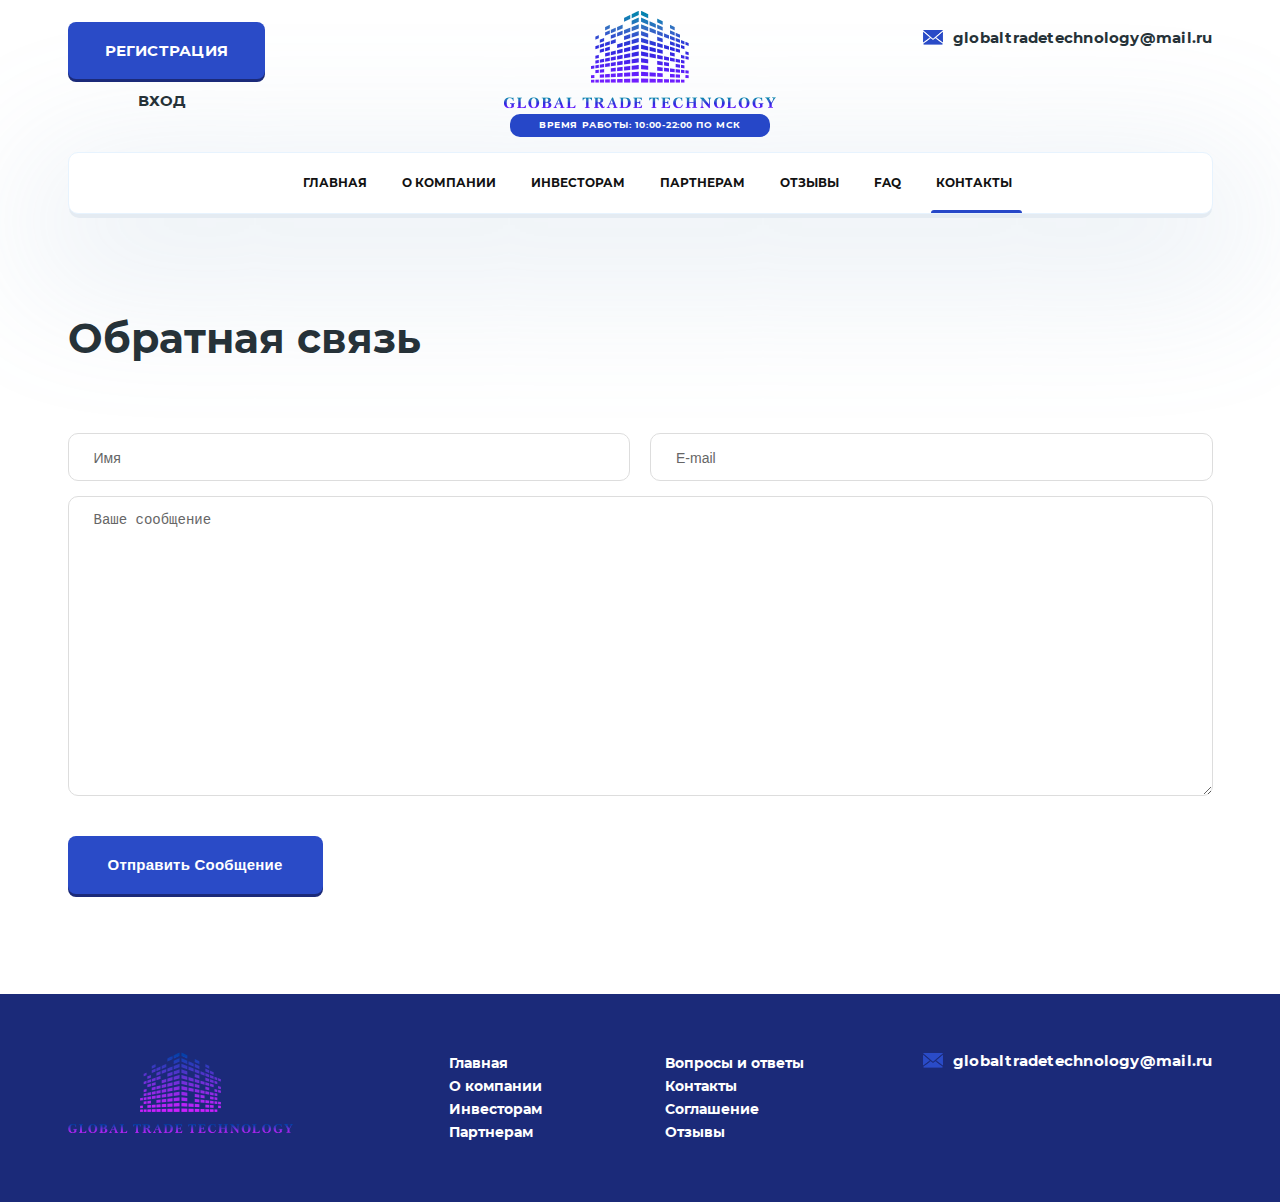
<file: contacts.html>
<!DOCTYPE html>
<html lang="en">
<head>
   <meta charset="UTF-8">
   <meta name="viewport" content="width=device-width, initial-scale=1.0">
   <title>Global Trade Technology</title>
   <link rel="stylesheet" href="css/main.css">
</head>
<body>
   <header>
      <div class="header-wrapper">
         <div class="container">
            <div class="header">
               <div class="header__info header-info">
                  <div class="header-info__login _anim-items">
                     <div class="registration-wrapper">
                        <a href="#" class="header-info__registration blue-button">РЕГИСТРАЦИЯ</a>
                     </div>
                     <a href="#" class="header-info__enter">вход</a>
                  </div>
                  <div class="header-info__logo-group _anim-items">
                     <img src="img/logo.png" alt="logo">
                     <p class="header-info__shedule">
                        время работы: 10:00-22:00 по МСК
                     </p>
                  </div>
                  <div class="header-info__email _anim-items">
                     <a href="mailto:globaltradetechnology@mail.ru"
                        class="header-info__email-link">globaltradetechnology@mail.ru</a>
                  </div>
                  <div class="menu-icon"></div>
               </div>
               <nav class="header__menu">
                  <ul class="header__list">
                     <li class="header__item">
                        <a href="index.html" class="header__link">Главная</a>
                     </li>
                     <li class="header__item">
                        <a href="company.html" class="header__link">О компании</a>
                     </li>
                     <li class="header__item">
                        <a href="investors.html" class="header__link">Инвесторам</a>
                     </li>
                     <li class="header__item">
                        <a href="partners.html" class="header__link">Партнерам</a>
                     </li>
                     <li class="header__item">
                        <a href="#" class="header__link">Отзывы</a>
                     </li>
                     <li class="header__item">
                        <a href="questions.html" class="header__link">Faq</a>
                     </li>
                     <li class="header__item">
                        <a href="contacts.html" class="header__link header__line">Контакты</a>
                     </li>
                  </ul>
               </nav>
            </div>
         </div>
      </div>
   </header>
   <main>
      <section id="contacts">
         <div class="container">
            <div class="contacts">
               <h2 class="contacts__title title">
                  Обратная связь
               </h2>
               <form class="form">
               
                  <!-- Hidden Required Fields -->
                  <input type="hidden" name="project_name" value="Global Trade">
                  <input type="hidden" name="admin_email" value="globaltradetechnology@mail.ru">
                  <input type="hidden" name="form_subject" value="contacts">
                  <!-- END Hidden Required Fields -->
                  <div class="form__fields-wrapper">
                     <div class="form__input-wrapper">
                        <input type="text" name="Name" class="form__name" placeholder="Имя" required>
                     </div>
                     <div class="form__input-wrapper">
                        <input type="text" name="E-mail" class="form__mail" placeholder="E-mail" required>
                     </div>
                     <div class="form__text-wrapper">
                        <textarea class="form__text" id="text" name="text-area" placeholder="Ваше сообщение"></textarea>
                     </div>
                  </div>
                  <button class="form__submit">Отправить Сообщение</button>
                  
               
               </form>
            </div>
         </div>
      </section>
   </main>
   <footer>
      <div class="container">
         <div class="footer">
            <div class="footer__logo">
               <img src="img/footer_logo.png" alt="footer-logo">
            </div>
            <ul class="footer__menu-list">
               <li class="footer__menu-item">
                  <a href="#" class="footer__menu-link">Главная</a>
               </li>
               <li class="footer__menu-item">
                  <a href="questions.html" class="footer__menu-link">Вопросы и ответы</a>
               </li>
               <li class="footer__menu-item">
                  <a href="#" class="footer__menu-link">О компании</a>
               </li>
               <li class="footer__menu-item">
                  <a href="contacts.html" class="footer__menu-link">Контакты</a>
               </li>
               <li class="footer__menu-item">
                  <a href="#" class="footer__menu-link">Инвесторам</a>
               </li>
               <li class="footer__menu-item">
                  <a href="#" class="footer__menu-link">Соглашение</a>
               </li>
               <li class="footer__menu-item">
                  <a href="partners.html" class="footer__menu-link">Партнерам</a>
               </li>
               <li class="footer__menu-item">
                  <a href="#" class="footer__menu-link">Отзывы</a>
               </li>
            </ul>
            <div class="footer__email">
               <a href="mailto:globaltradetechnology@mail.ru" class="footer__email-link">globaltradetechnology@mail.ru</a>
            </div>
         </div>
      </div>
   </footer>
   <script src="https://code.jquery.com/jquery-1.11.3.min.js"></script>
   <script src="js/main.js"></script>
</body>
</html>
</file>
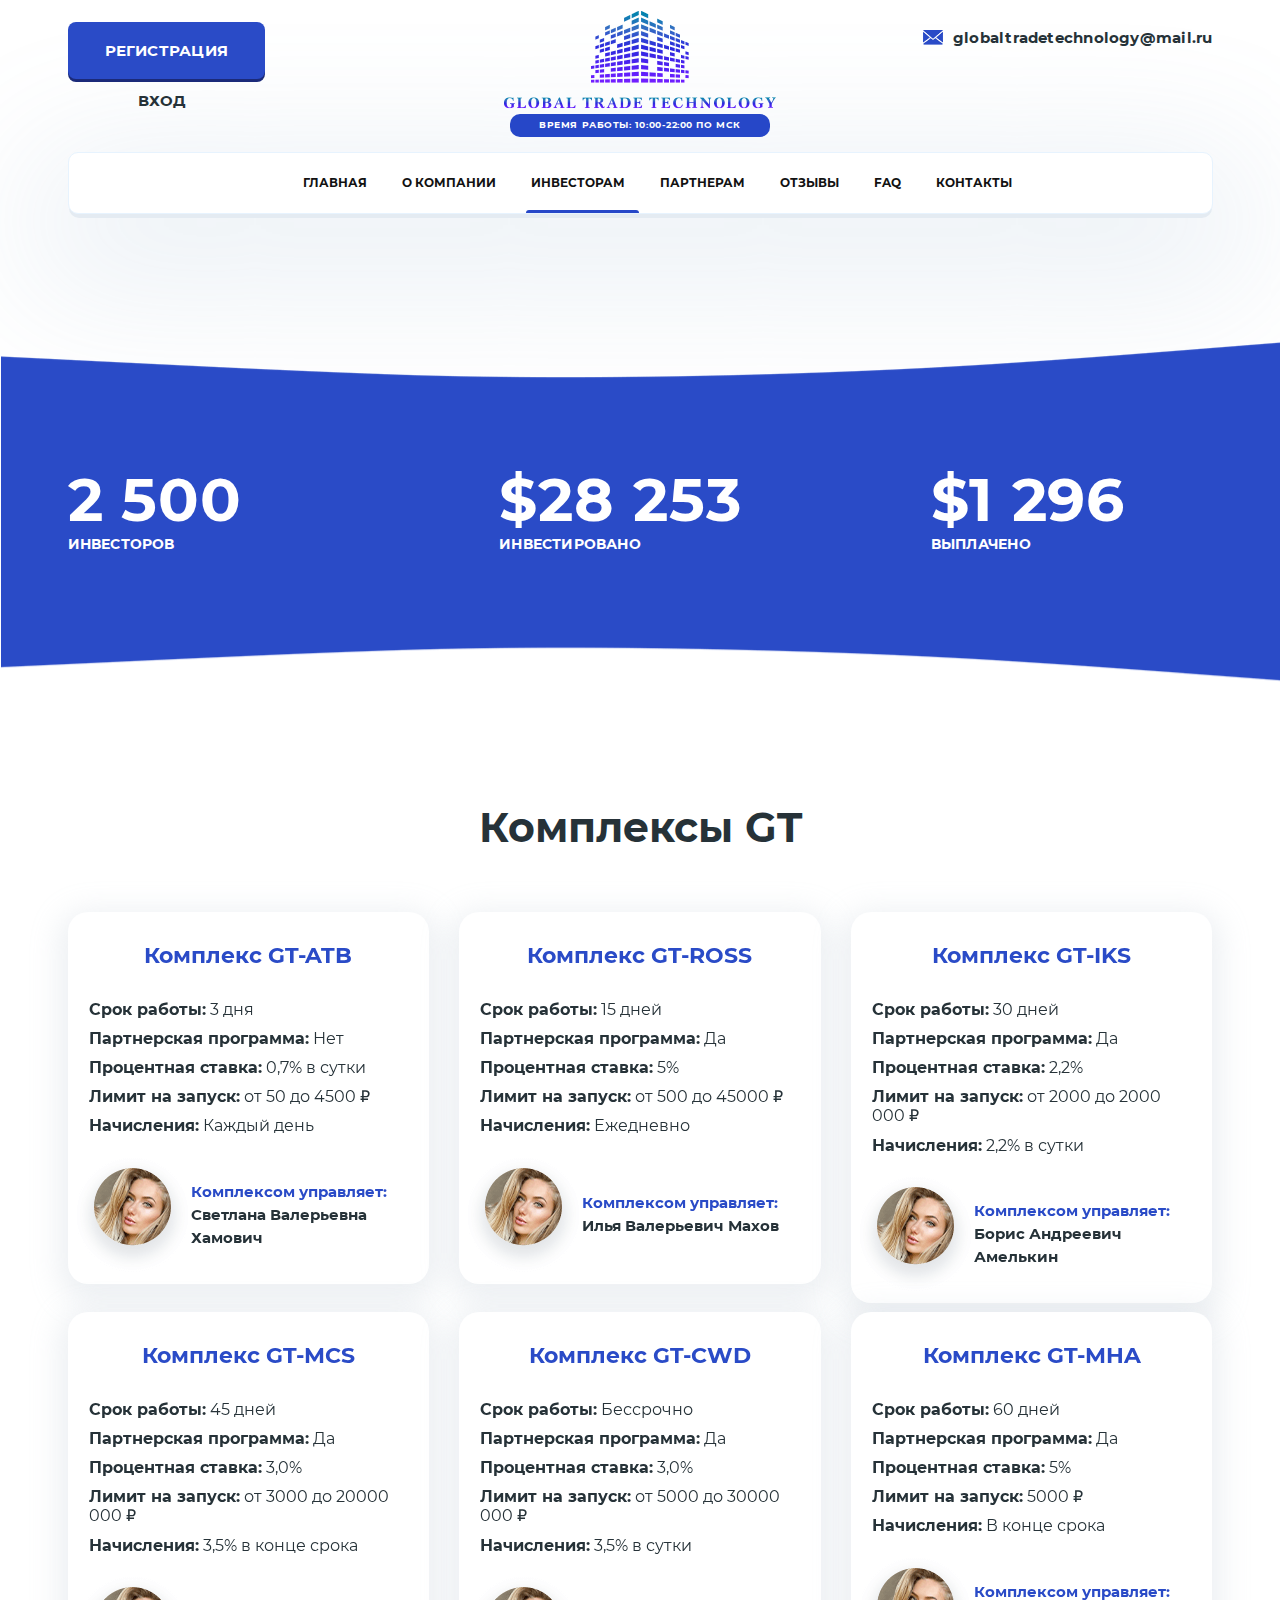
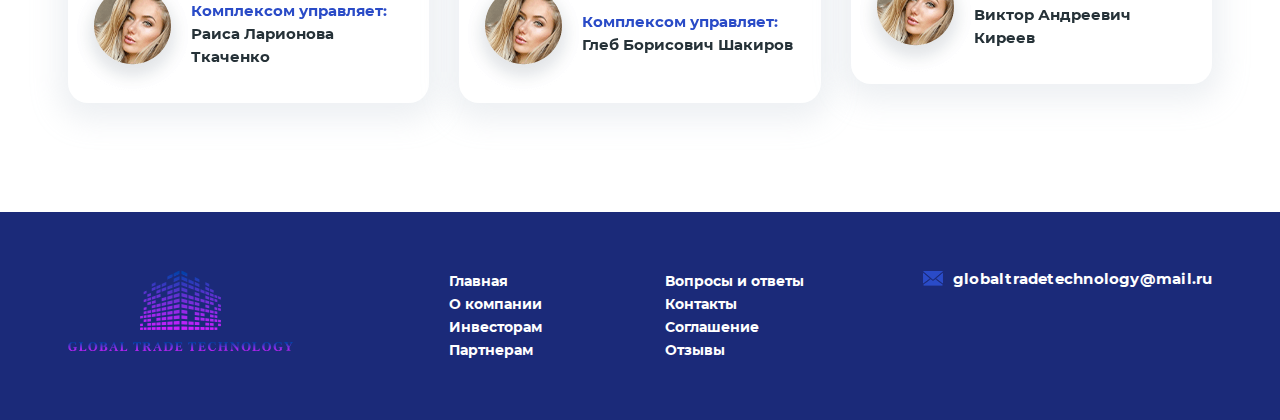
<file: investors.html>
<!DOCTYPE html>
<html lang="ru">
<head>
   <meta charset="UTF-8">
   <meta name="viewport" content="width=device-width, initial-scale=1.0">
   <title>Global Trade Technology</title>
   <link rel="stylesheet" href="css/main.css">
</head>
<body>
   <header>
      <div class="header-wrapper">
         <div class="container">
            <div class="header">
               <div class="header__info header-info">
                  <div class="header-info__login _anim-items">
                     <div class="registration-wrapper">
                        <a href="#" class="header-info__registration blue-button">РЕГИСТРАЦИЯ</a>
                     </div>
                     <a href="#" class="header-info__enter">вход</a>
                  </div>
                  <div class="header-info__logo-group _anim-items">
                     <img src="img/logo.png" alt="logo">
                     <p class="header-info__shedule">
                        время работы: 10:00-22:00 по МСК
                     </p>
                  </div>
                  <div class="header-info__email _anim-items">
                     <a href="mailto:globaltradetechnology@mail.ru"
                        class="header-info__email-link">globaltradetechnology@mail.ru</a>
                  </div>
                  <div class="menu-icon"></div>
               </div>
               <nav class="header__menu">
                  <ul class="header__list">
                     <li class="header__item">
                        <a href="index.html" class="header__link">Главная</a>
                     </li>
                     <li class="header__item">
                        <a href="company.html" class="header__link">О компании</a>
                     </li>
                     <li class="header__item">
                        <a href="investors.html" class="header__link header__line">Инвесторам</a>
                     </li>
                     <li class="header__item">
                        <a href="partners.html" class="header__link">Партнерам</a>
                     </li>
                     <li class="header__item">
                        <a href="#" class="header__link">Отзывы</a>
                     </li>
                     <li class="header__item">
                        <a href="questions.html" class="header__link">Faq</a>
                     </li>
                     <li class="header__item">
                        <a href="contacts.html" class="header__link">Контакты</a>
                     </li>
                  </ul>
   
               </nav>
            </div>
         </div>
      </div>
   </header>
   <main>
      <section id="statistic">
         <div class="container">
            <div class="statictic">
               <div class="statistic__wrapper _anim-items">
                  <div class="statistic-counter">
                     <p class=" statistic__number investors__number">
                        2 500
                     </p>
                     <p class="statistic__name investors__name">
                        Инвесторов
                     </p>
                  </div>
                  <div class="statistic-counter">
                     <p class="statistic__number invested__money">
                        $28 253
                     </p>
                     <p class=" statistic__name invested__name">
                        Инвестировано
                     </p>
                  </div>
                  <div class="statistic-counter">
                     <p class="statistic__number paid-out__money">
                        $1 296
                     </p>
                     <p class=" statistic__name paid-out__name">
                        Выплачено
                     </p>
                  </div>
               </div>
            </div>
         </div>
      </section>
      <section id="rotate-cards">
         <div class="container">
            <div class="rotate-cards">
               <h2 class="rotate-cards__title title">
                  Комплексы GT
               </h2>
               <ul class="cards__list">
                  <li class="cards__item rotate-card misanunp-alguedalevel">
                     <div class="rotate-card__front dtumilopag">
                        <div class="rotate-card__front-title">
                           Комплекс GT-ATB
                        </div>
                        <ul class="rotate-card__front-list">
                           <li class="rotate-card__front-item">
                              <p class="rotate-card__front-text">
                                 <span class="bold">Срок работы:</span> 3 дня
                              </p>
                           </li>
                           <li class="rotate-card__front-item">
                              <p class="rotate-card__front-text">
                                 <span class="bold">Партнерская программа:</span> Нет
                              </p>
                           </li>
                           <li class="rotate-card__front-item">
                              <p class="rotate-card__front-text">
                                 <span class="bold">Процентная ставка:</span> 0,7% в сутки
                              </p>
                           </li>
                           <li class="rotate-card__front-item">
                              <p class="rotate-card__front-text">
                                 <span class="bold">Лимит на запуск:</span> от 50 до 4500 ₽
                              </p>
                           </li>
                           <li class="rotate-card__front-item">
                              <p class="rotate-card__front-text">
                                 <span class="bold">Начисления:</span> Каждый день
                              </p>
                           </li>
                        </ul>
                        <div class="rotate-card__front-manager-block">
                           <img src="img/manager.png" alt="manager">
                           <div class="rotate-card__front-manager-info">
                              <p class="blue-text">
                                 Комплексом управляет:
                              </p>
                              <p>
                                 Светлана Валерьевна Хамович
                              </p>
                           </div>
                        </div>
                     </div>
                     <div class="rotate-card__back nilsatodsed">
                        <div class="rotate-card__back-title">
                           Комплекс GT-ATB
                        </div>
                        <ul class="rotate-card__back-list">
                           <li class="rotate-card__back-item">
                              <p class="rotate-card__back-text">
                                 <span class="bold">Срок работы:</span> 3 дня
                              </p>
                           </li>
                           <li class="rotate-card__back-item">
                              <p class="rotate-card__back-text">
                                 <span class="bold">Партнерская программа:</span> Нет
                              </p>
                           </li>
                           <li class="rotate-card__back-item">
                              <p class="rotate-card__back-text">
                                 <span class="bold">Процентная ставка:</span> 0,7% в сутки
                              </p>
                           </li>
                           <li class="rotate-card__back-item">
                              <p class="rotate-card__back-text">
                                 <span class="bold">Лимит на запуск:</span> от 0,40 до 57 $
                              </p>
                           </li>
                           <li class="rotate-card__back-item">
                              <p class="rotate-card__back-text">
                                 <span class="bold">Начисления:</span> Каждый день
                              </p>
                           </li>
                        </ul>
                        <div class="rotate-card__back-manager-block">
                           <img src="img/manager.png" alt="manager">
                           <div class="rotate-card__back-manager-info">
                              <p class="blue-text">
                                 Комплексом управляет:
                              </p>
                              <p>
                                 Светлана Валерьевна Хамович
                              </p>
                           </div>
                        </div>
                     </div>
                  </li>
                  <li class="cards__item rotate-card misanunp-alguedalevel">
                     <div class="rotate-card__front dtumilopag">
                        <div class="rotate-card__front-title">
                           Комплекс GT-ROSS
                        </div>
                        <ul class="rotate-card__front-list">
                           <li class="rotate-card__front-item">
                              <p class="rotate-card__front-text">
                                 <span class="bold">Срок работы:</span> 15 дней
                              </p>
                           </li>
                           <li class="rotate-card__front-item">
                              <p class="rotate-card__front-text">
                                 <span class="bold">Партнерская программа:</span> Да
                              </p>
                           </li>
                           <li class="rotate-card__front-item">
                              <p class="rotate-card__front-text">
                                 <span class="bold">Процентная ставка:</span> 5%
                              </p>
                           </li>
                           <li class="rotate-card__front-item">
                              <p class="rotate-card__front-text">
                                 <span class="bold">Лимит на запуск:</span> от 500 до 45000 ₽
                              </p>
                           </li>
                           <li class="rotate-card__front-item">
                              <p class="rotate-card__front-text">
                                 <span class="bold">Начисления:</span> Ежедневно
                              </p>
                           </li>
                        </ul>
                        <div class="rotate-card__front-manager-block">
                           <img src="img/manager.png" alt="manager">
                           <div class="rotate-card__front-manager-info">
                              <p class="blue-text">
                                 Комплексом управляет:
                              </p>
                              <p>
                                 Илья Валерьевич Махов
                              </p>
                           </div>
                        </div>
                     </div>
                     <div class="rotate-card__back nilsatodsed">
                        <div class="rotate-card__back-title">
                           Комплекс GT-ROSS
                        </div>
                        <ul class="rotate-card__back-list">
                           <li class="rotate-card__back-item">
                              <p class="rotate-card__back-text">
                                 <span class="bold">Срок работы:</span> 15 дней
                              </p>
                           </li>
                           <li class="rotate-card__back-item">
                              <p class="rotate-card__back-text">
                                 <span class="bold">Партнерская программа:</span> Нет
                              </p>
                           </li>
                           <li class="rotate-card__back-item">
                              <p class="rotate-card__back-text">
                                 <span class="bold">Процентная ставка:</span> 5%
                              </p>
                           </li>
                           <li class="rotate-card__back-item">
                              <p class="rotate-card__back-text">
                                 <span class="bold">Лимит на запуск:</span> от 6 до 570 $
                              </p>
                           </li>
                           <li class="rotate-card__back-item">
                              <p class="rotate-card__back-text">
                                 <span class="bold">Начисления:</span> Ежедневно
                              </p>
                           </li>
                        </ul>
                        <div class="rotate-card__back-manager-block">
                           <img src="img/manager.png" alt="manager">
                           <div class="rotate-card__back-manager-info">
                              <p class="blue-text">
                                 Комплексом управляет:
                              </p>
                              <p>
                                 Илья Валерьевич Махов
                              </p>
                           </div>
                        </div>
                     </div>
                  </li>
                  <li class="cards__item rotate-card misanunp-alguedalevel">
                     <div class="rotate-card__front dtumilopag">
                        <div class="rotate-card__front-title">
                           Комплекс GT-IKS
                        </div>
                        <ul class="rotate-card__front-list">
                           <li class="rotate-card__front-item">
                              <p class="rotate-card__front-text">
                                 <span class="bold">Срок работы:</span> 30 дней
                              </p>
                           </li>
                           <li class="rotate-card__front-item">
                              <p class="rotate-card__front-text">
                                 <span class="bold">Партнерская программа:</span> Да
                              </p>
                           </li>
                           <li class="rotate-card__front-item">
                              <p class="rotate-card__front-text">
                                 <span class="bold">Процентная ставка:</span> 2,2%
                              </p>
                           </li>
                           <li class="rotate-card__front-item">
                              <p class="rotate-card__front-text">
                                 <span class="bold">Лимит на запуск:</span> от 2000 до 2000 000 ₽
                              </p>
                           </li>
                           <li class="rotate-card__front-item">
                              <p class="rotate-card__front-text">
                                 <span class="bold">Начисления:</span> 2,2% в сутки
                              </p>
                           </li>
                        </ul>
                        <div class="rotate-card__front-manager-block">
                           <img src="img/manager.png" alt="manager">
                           <div class="rotate-card__front-manager-info">
                              <p class="blue-text">
                                 Комплексом управляет:
                              </p>
                              <p>
                                 Борис Андреевич Амелькин
                              </p>
                           </div>
                        </div>
                     </div>
                     <div class="rotate-card__back nilsatodsed">
                        <div class="rotate-card__back-title">
                           Комплекс GT-ATB
                        </div>
                        <ul class="rotate-card__back-list">
                           <li class="rotate-card__back-item">
                              <p class="rotate-card__back-text">
                                 <span class="bold">Срок работы:</span> 30 дней
                              </p>
                           </li>
                           <li class="rotate-card__back-item">
                              <p class="rotate-card__back-text">
                                 <span class="bold">Партнерская программа:</span> Да
                              </p>
                           </li>
                           <li class="rotate-card__back-item">
                              <p class="rotate-card__back-text">
                                 <span class="bold">Процентная ставка:</span> 2,2%
                              </p>
                           </li>
                           <li class="rotate-card__back-item">
                              <p class="rotate-card__back-text">
                                 <span class="bold">Лимит на запуск:</span> от 25$ до 25358 $
                              </p>
                           </li>
                           <li class="rotate-card__back-item">
                              <p class="rotate-card__back-text">
                                 <span class="bold">Начисления:</span> 2,2% в сутки
                              </p>
                           </li>
                        </ul>
                        <div class="rotate-card__back-manager-block">
                           <img src="img/manager.png" alt="manager">
                           <div class="rotate-card__back-manager-info">
                              <p class="blue-text">
                                 Комплексом управляет:
                              </p>
                              <p>
                                 Борис Андреевич Амелькин
                              </p>
                           </div>
                        </div>
                     </div>
                  </li>
                  <li class="cards__item rotate-card misanunp-alguedalevel ">
                     <div class="rotate-card__front dtumilopag">
                        <div class="rotate-card__front-title">
                           Комплекс GT-MCS
                        </div>
                        <ul class="rotate-card__front-list">
                           <li class="rotate-card__front-item">
                              <p class="rotate-card__front-text">
                                 <span class="bold">Срок работы:</span> 45 дней
                              </p>
                           </li>
                           <li class="rotate-card__front-item">
                              <p class="rotate-card__front-text">
                                 <span class="bold">Партнерская программа:</span> Да
                              </p>
                           </li>
                           <li class="rotate-card__front-item">
                              <p class="rotate-card__front-text">
                                 <span class="bold">Процентная ставка:</span> 3,0%
                              </p>
                           </li>
                           <li class="rotate-card__front-item">
                              <p class="rotate-card__front-text">
                                 <span class="bold">Лимит на запуск:</span> от 3000 до 20000 000 ₽
                              </p>
                           </li>
                           <li class="rotate-card__front-item">
                              <p class="rotate-card__front-text">
                                 <span class="bold">Начисления:</span> 3,5% в конце срока
                              </p>
                           </li>
                        </ul>
                        <div class="rotate-card__front-manager-block">
                           <img src="img/manager.png" alt="manager">
                           <div class="rotate-card__front-manager-info">
                              <p class="blue-text">
                                 Комплексом управляет:
                              </p>
                              <p>
                                 Раиса Ларионова Ткаченко
                              </p>
                           </div>
                        </div>
                     </div>
                     <div class="rotate-card__back nilsatodsed">
                        <div class="rotate-card__back-title">
                           Комплекс GT-MCS
                        </div>
                        <ul class="rotate-card__back-list">
                           <li class="rotate-card__back-item">
                              <p class="rotate-card__back-text">
                                 <span class="bold">Срок работы:</span> 45 дней
                              </p>
                           </li>
                           <li class="rotate-card__back-item">
                              <p class="rotate-card__back-text">
                                 <span class="bold">Партнерская программа:</span> Да
                              </p>
                           </li>
                           <li class="rotate-card__back-item">
                              <p class="rotate-card__back-text">
                                 <span class="bold">Процентная ставка:</span> 3,0%
                              </p>
                           </li>
                           <li class="rotate-card__back-item">
                              <p class="rotate-card__back-text">
                                 <span class="bold">Лимит на запуск:</span> от 38$ до 25358 $
                              </p>
                           </li>
                           <li class="rotate-card__back-item">
                              <p class="rotate-card__back-text">
                                 <span class="bold">Начисления:</span> 3,5% в конце срока
                              </p>
                           </li>
                        </ul>
                        <div class="rotate-card__back-manager-block">
                           <img src="img/manager.png" alt="manager">
                           <div class="rotate-card__back-manager-info">
                              <p class="blue-text">
                                 Комплексом управляет:
                              </p>
                              <p>
                                 Раиса Ларионова Ткаченко
                              </p>
                           </div>
                        </div>
                     </div>
                  </li>
                  <li class="cards__item rotate-card misanunp-alguedalevel ">
                     <div class="rotate-card__front dtumilopag">
                        <div class="rotate-card__front-title">
                           Комплекс GT-CWD
                        </div>
                        <ul class="rotate-card__front-list">
                           <li class="rotate-card__front-item">
                              <p class="rotate-card__front-text">
                                 <span class="bold">Срок работы:</span> Бессрочно
                              </p>
                           </li>
                           <li class="rotate-card__front-item">
                              <p class="rotate-card__front-text">
                                 <span class="bold">Партнерская программа:</span> Да
                              </p>
                           </li>
                           <li class="rotate-card__front-item">
                              <p class="rotate-card__front-text">
                                 <span class="bold">Процентная ставка:</span> 3,0%
                              </p>
                           </li>
                           <li class="rotate-card__front-item">
                              <p class="rotate-card__front-text">
                                 <span class="bold">Лимит на запуск:</span> от 5000 до 30000 000 ₽
                              </p>
                           </li>
                           <li class="rotate-card__front-item">
                              <p class="rotate-card__front-text">
                                 <span class="bold">Начисления:</span> 3,5% в сутки
                              </p>
                           </li>
                        </ul>
                        <div class="rotate-card__front-manager-block">
                           <img src="img/manager.png" alt="manager">
                           <div class="rotate-card__front-manager-info">
                              <p class="blue-text">
                                 Комплексом управляет:
                              </p>
                              <p>
                                 Глеб Борисович Шакиров
                              </p>
                           </div>
                        </div>
                     </div>
                     <div class="rotate-card__back nilsatodsed">
                        <div class="rotate-card__back-title">
                           Комплекс GT-ATB
                        </div>
                        <ul class="rotate-card__back-list">
                           <li class="rotate-card__back-item">
                              <p class="rotate-card__back-text">
                                 <span class="bold">Срок работы:</span> Бессрочно
                              </p>
                           </li>
                           <li class="rotate-card__back-item">
                              <p class="rotate-card__back-text">
                                 <span class="bold">Партнерская программа:</span> Да
                              </p>
                           </li>
                           <li class="rotate-card__back-item">
                              <p class="rotate-card__back-text">
                                 <span class="bold">Процентная ставка:</span> 3,0%
                              </p>
                           </li>
                           <li class="rotate-card__back-item">
                              <p class="rotate-card__back-text">
                                 <span class="bold">Лимит на запуск:</span> от 63 до 38037 $
                              </p>
                           </li>
                           <li class="rotate-card__back-item">
                              <p class="rotate-card__back-text">
                                 <span class="bold">Начисления:</span> 3,0% в сутки
                              </p>
                           </li>
                        </ul>
                        <div class="rotate-card__back-manager-block">
                           <img src="img/manager.png" alt="manager">
                           <div class="rotate-card__back-manager-info">
                              <p class="blue-text">
                                 Комплексом управляет:
                              </p>
                              <p>
                                 Глеб Борисович Шакиров
                              </p>
                           </div>
                        </div>
                     </div>
                  </li>
                  <li class="cards__item rotate-card misanunp-alguedalevel ">
                     <div class="rotate-card__front dtumilopag">
                        <div class="rotate-card__front-title">
                           Комплекс GT-MHA
                        </div>
                        <ul class="rotate-card__front-list">
                           <li class="rotate-card__front-item">
                              <p class="rotate-card__front-text">
                                 <span class="bold">Срок работы:</span> 60 дней
                              </p>
                           </li>
                           <li class="rotate-card__front-item">
                              <p class="rotate-card__front-text">
                                 <span class="bold">Партнерская программа:</span> Да
                              </p>
                           </li>
                           <li class="rotate-card__front-item">
                              <p class="rotate-card__front-text">
                                 <span class="bold">Процентная ставка:</span> 5%
                              </p>
                           </li>
                           <li class="rotate-card__front-item">
                              <p class="rotate-card__front-text">
                                 <span class="bold">Лимит на запуск:</span> 5000 ₽
                              </p>
                           </li>
                           <li class="rotate-card__front-item">
                              <p class="rotate-card__front-text">
                                 <span class="bold">Начисления:</span> В конце срока
                              </p>
                           </li>
                        </ul>
                        <div class="rotate-card__front-manager-block">
                           <img src="img/manager.png" alt="manager">
                           <div class="rotate-card__front-manager-info">
                              <p class="blue-text">
                                 Комплексом управляет:
                              </p>
                              <p>
                                 Виктор Андреевич Киреев
                              </p>
                           </div>
                        </div>
                     </div>
                     <div class="rotate-card__back nilsatodsed">
                        <div class="rotate-card__back-title">
                           Комплекс GT-ATB
                        </div>
                        <ul class="rotate-card__back-list">
                           <li class="rotate-card__back-item">
                              <p class="rotate-card__back-text">
                                 <span class="bold">Срок работы:</span> 60 дней
                              </p>
                           </li>
                           <li class="rotate-card__back-item">
                              <p class="rotate-card__back-text">
                                 <span class="bold">Партнерская программа:</span> Да
                              </p>
                           </li>
                           <li class="rotate-card__back-item">
                              <p class="rotate-card__back-text">
                                 <span class="bold">Процентная ставка:</span> 5%
                              </p>
                           </li>
                           <li class="rotate-card__back-item">
                              <p class="rotate-card__back-text">
                                 <span class="bold">Лимит на запуск:</span> 63 $
                              </p>
                           </li>
                           <li class="rotate-card__back-item">
                              <p class="rotate-card__back-text">
                                 <span class="bold">Начисления:</span> В конце срока
                              </p>
                           </li>
                        </ul>
                        <div class="rotate-card__back-manager-block">
                           <img src="img/manager.png" alt="manager">
                           <div class="rotate-card__back-manager-info">
                              <p class="blue-text">
                                 Комплексом управляет:
                              </p>
                              <p>
                                 Виктор Андреевич Киреев
                              </p>
                           </div>
                        </div>
                     </div>
                  </li>
               </ul>
            </div>
         </div>
      </section>
   </main>
   <footer class="footer-margin">
      <div class="container">
         <div class="footer">
            <div class="footer__logo">
               <img src="img/footer_logo.png" alt="footer-logo">
            </div>
            <ul class="footer__menu-list">
               <li class="footer__menu-item">
                  <a href="index.html" class="footer__menu-link">Главная</a>
               </li>
               <li class="footer__menu-item">
                  <a href="questions.html" class="footer__menu-link">Вопросы и ответы</a>
               </li>
               <li class="footer__menu-item">
                  <a href="company.html" class="footer__menu-link">О компании</a>
               </li>
               <li class="footer__menu-item">
                  <a href="contacts.html" class="footer__menu-link">Контакты</a>
               </li>
               <li class="footer__menu-item">
                  <a href="investors.html" class="footer__menu-link">Инвесторам</a>
               </li>
               <li class="footer__menu-item">
                  <a href="#" class="footer__menu-link">Соглашение</a>
               </li>
               <li class="footer__menu-item">
                  <a href="partners.html" class="footer__menu-link">Партнерам</a>
               </li>
               <li class="footer__menu-item">
                  <a href="#" class="footer__menu-link">Отзывы</a>
               </li>
            </ul>
            <div class="footer__email">
               <a href="mailto:globaltradetechnology@mail.ru" class="footer__email-link">globaltradetechnology@mail.ru</a>
            </div>
         </div>
      </div>
   </footer>
   <script src="js/main.js"></script>
</body>
</html>
</file>
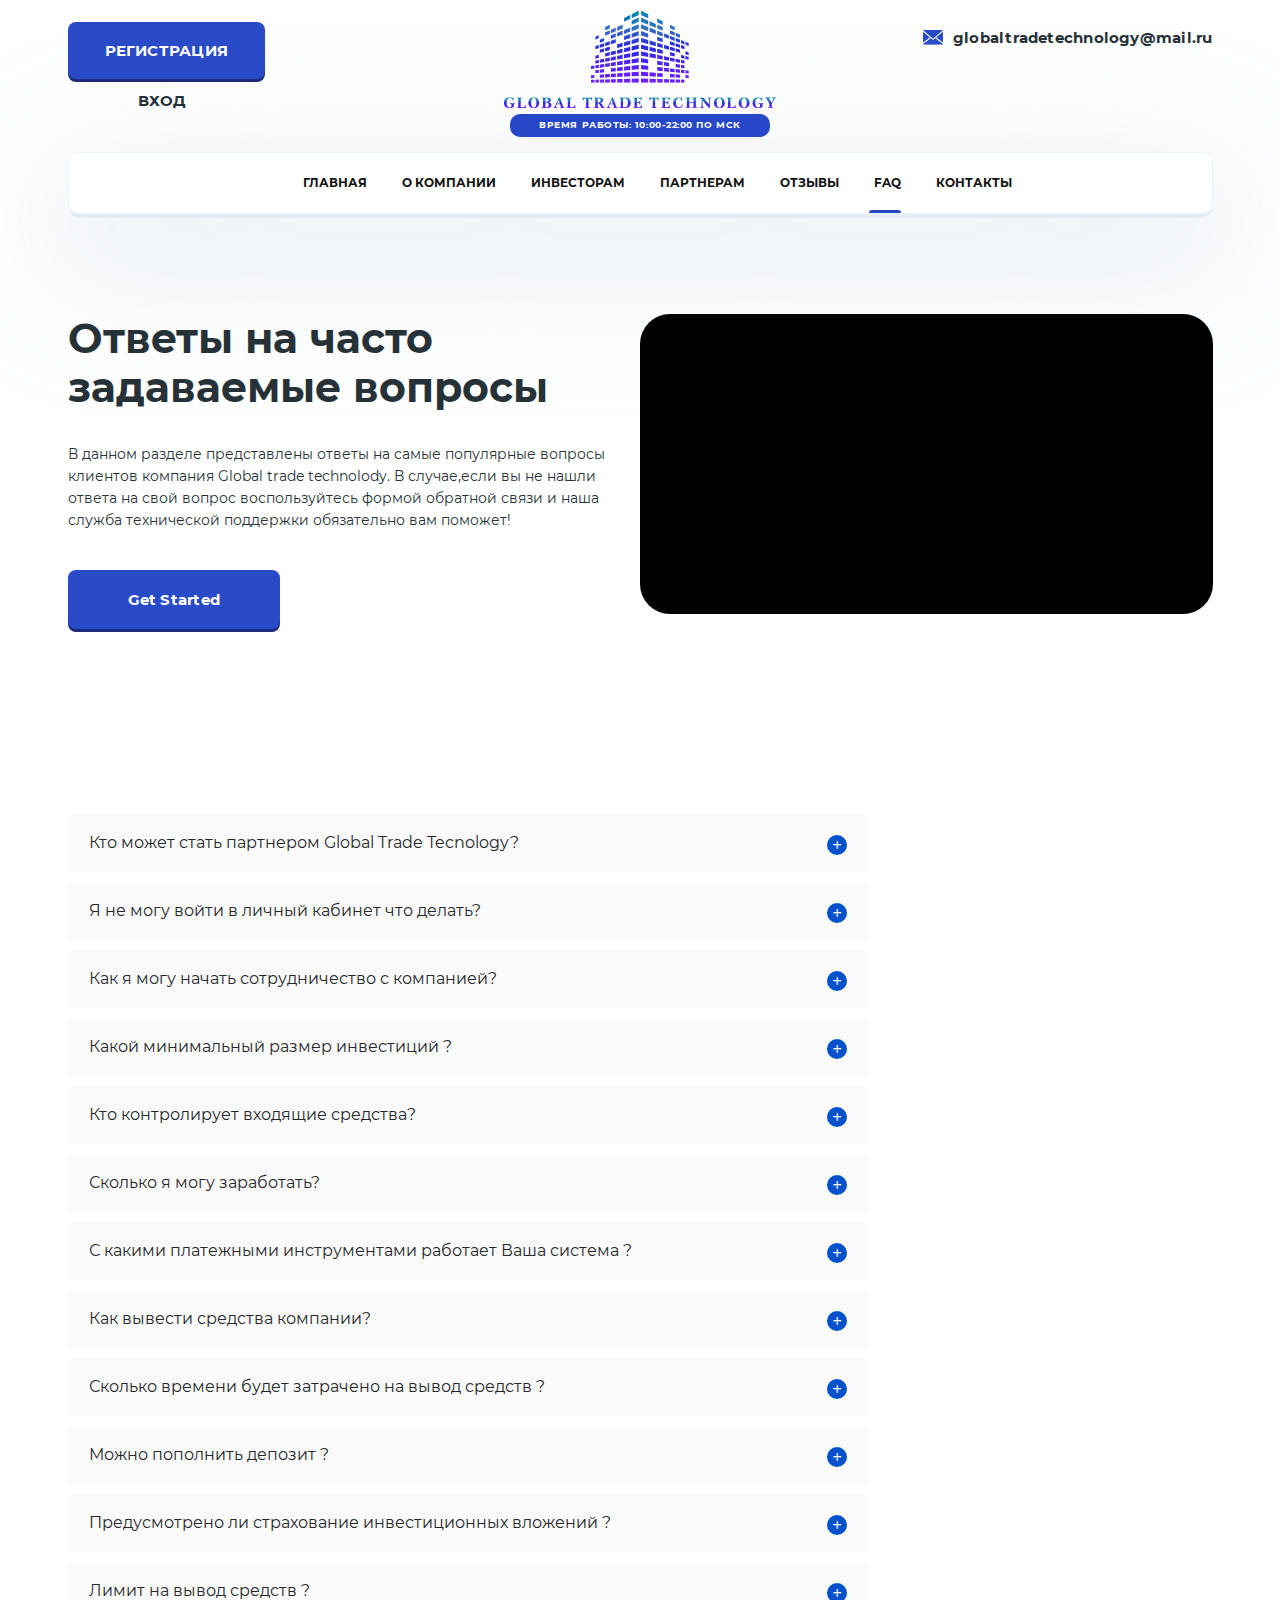
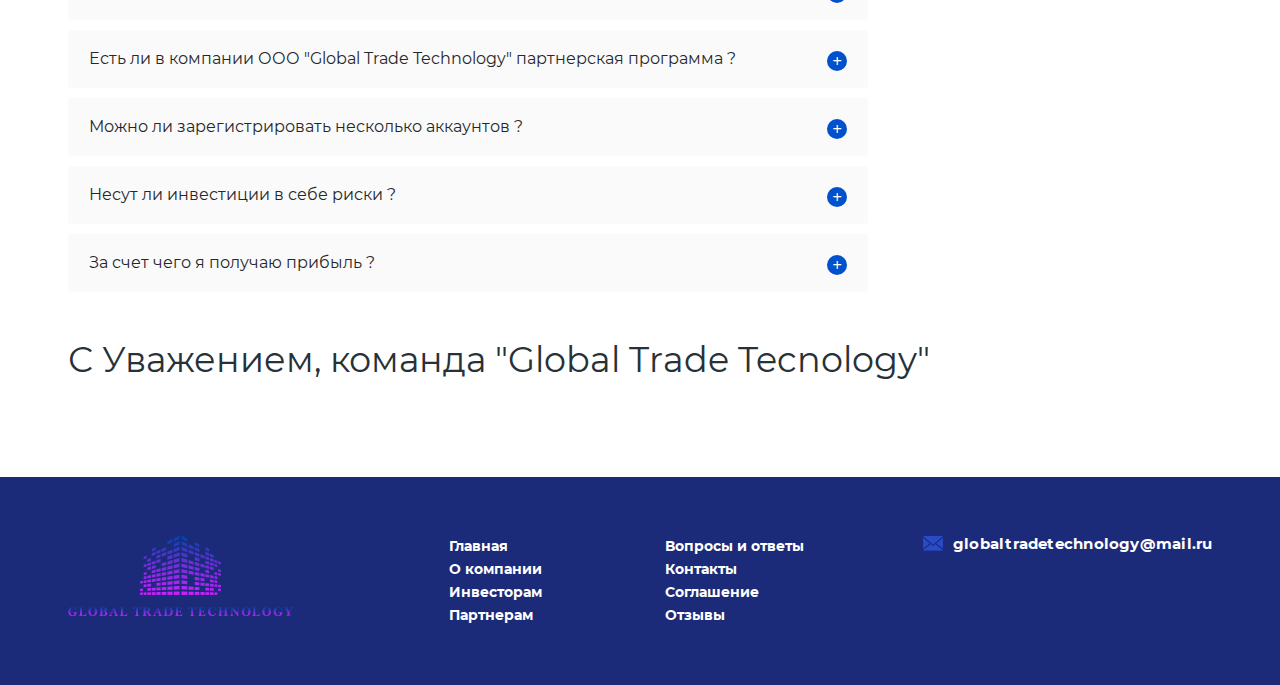
<file: questions.html>
<!DOCTYPE html>
<html lang="ru">
<head>
   <meta charset="UTF-8">
   <meta name="viewport" content="width=device-width, initial-scale=1.0">
   <title>Global Trade Technology</title>
   <link rel="stylesheet" href="css/main.css">
</head>
<body>
   <header>
      <div class="header-wrapper">
         <div class="container">
            <div class="header">
               <div class="header__info header-info">
                  <div class="header-info__login _anim-items">
                     <div class="registration-wrapper">
                        <a href="#" class="header-info__registration blue-button">РЕГИСТРАЦИЯ</a>
                     </div>
                     <a href="#" class="header-info__enter">вход</a>
                  </div>
                  <div class="header-info__logo-group _anim-items">
                     <img src="img/logo.png" alt="logo">
                     <p class="header-info__shedule">
                        время работы: 10:00-22:00 по МСК
                     </p>
                  </div>
                  <div class="header-info__email _anim-items">
                     <a href="mailto:globaltradetechnology@mail.ru"
                        class="header-info__email-link">globaltradetechnology@mail.ru</a>
                  </div>
                  <div class="menu-icon"></div>
               </div>
               <nav class="header__menu">
                  <ul class="header__list">
                     <li class="header__item">
                        <a href="index.html" class="header__link">Главная</a>
                     </li>
                     <li class="header__item">
                        <a href="company.html" class="header__link">О компании</a>
                     </li>
                     <li class="header__item">
                        <a href="investors.html" class="header__link">Инвесторам</a>
                     </li>
                     <li class="header__item">
                        <a href="partners.html" class="header__link">Партнерам</a>
                     </li>
                     <li class="header__item">
                        <a href="#" class="header__link">Отзывы</a>
                     </li>
                     <li class="header__item">
                        <a href="questions.html" class="header__link header__line">Faq</a>
                     </li>
                     <li class="header__item">
                        <a href="contacts.html" class="header__link">Контакты</a>
                     </li>
                  </ul>
               </nav>
            </div>
         </div>
      </div>
   </header>
   <main>
      <section id="questions">
         <div class="container">
            <div class="questions">
               <div class="questions__content">
                  <h2 class="questions__title title">
                     Ответы на часто задаваемые вопросы
                  </h2>
                  <p class="questions__text">
                     В данном разделе представлены ответы на самые популярные вопросы клиентов компания Global trade technolody. В
                     случае,если вы не нашли ответа на свой вопрос воспользуйтесь формой обратной связи и наша служба технической поддержки
                     обязательно вам поможет!
                  </p>
                  <a href="#" class="blue-button questions__link">Get Started</a>
               </div>
               <div class="questions__img-wrapper">

               </div>
            </div>
         </div>
      </section>
      <section id="answers">
         <div class="container">
            <div class="accordion">
               <div class="tab">
                  <input type="checkbox" id="tab1" name="tab-group">
                  <label for="tab1" class="tab-title">Кто может стать партнером Global Trade Tecnology?</label>
                  <section class="tab-content">
                     <p>Гражданин любой страны, достигший совершеннолетия, может стать активным. инвестором компании «Global Trade Tecnology»,
                     открывать депозиты, участвовать в партнерской программе и получать своевременную прибыль в полном объеме.</p>
                  </section>
               </div>
               <div class="tab">
                  <input type="checkbox" id="tab2" name="tab-group">
                  <label for="tab2" class="tab-title">Я не могу войти в личный кабинет что делать?</label>
                  <section class="tab-content">
                     Проверьте корректность данных, которые вы ввели. Если ошибки нет, почистите Cookie вашего браузера и повторите попытку.
                     Если это не помогло — обратитесь в службу поддержки "адрес поддержки"
                  </section>
               </div>
               <div class="tab">
                  <input type="checkbox" id="tab3" name="tab-group">
                  <label for="tab3" class="tab-title">Как я могу начать сотрудничество с компанией?</label>
                  <section class="tab-content">
                     Для начала сотрудничества Вам необходимо зарегистрироваться, пополнить баланс и арендовать комплекс.
                  </section>
               </div>
               <div class="tab">
                  <input type="checkbox" id="tab4" name="tab-group">
                  <label for="tab4" class="tab-title">Какой минимальный размер инвестиций ?</label>
                  <section class="tab-content">
                     Минимальный размер инвестиционных вложений составляет 50 рублей или 1$.
                  </section>
               </div>
               <div class="tab">
                  <input type="checkbox" id="tab5" name="tab-group">
                  <label for="tab5" class="tab-title">Кто контролирует входящие средства?</label>
                  <section class="tab-content">
                     Все вложения контролируются командой экспертов по инвестициям компании «Global Trade Tecnology».
                  </section>
               </div>
               <div class="tab">
                  <input type="checkbox" id="tab6" name="tab-group">
                  <label for="tab6" class="tab-title">Сколько я могу заработать?</label>
                  <section class="tab-content">
                     Все зависит от выбранного Вами комплекса, а также размера инвестируемых денежных средств. На сайте компании имеется
                     калькулятор для расчета прибыли.
                  </section>
               </div>
               <div class="tab">
                  <input type="checkbox" id="tab7" name="tab-group">
                  <label for="tab7" class="tab-title">С какими платежными инструментами работает Ваша система ?</label>
                  <section class="tab-content">
                     Инвестировать можно, используя карты: Visa/Mastercadt/Maestro/Мир. Также Вы можете использовать платежные системы:
                     Яндекс Деньги, Perfect Money, Рауеег. Qiwi. Список платежных систем может быть дополнен, об этом будет сообщено на Сайте
                     компании.
                  </section>
               </div>
               <div class="tab">
                  <input type="checkbox" id="tab8" name="tab-group">
                  <label for="tab8" class="tab-title">Как вывести средства компании?</label>
                  <section class="tab-content">
                     Если на Вашем кошельке имеется минимальная сумма для вывода средств, которая составляет 50 рублей или 1$, нужно лишь
                     оформить заявку на вывод. Для Ретесt Мопеу, Рауеег минимальная сумма на вывод средств составляет 0,1$.
                  </section>
               </div>
               <div class="tab">
                  <input type="checkbox" id="tab9" name="tab-group">
                  <label for="tab9" class="tab-title">Сколько времени будет затрачено на вывод средств ?</label>
                  <section class="tab-content">
                     Вывод средств в течение 24 часов, но в крайних случаях срок может увеличиться до 5 рабочих дней.
                  </section>
               </div>
               <div class="tab">
                  <input type="checkbox" id="tab10" name="tab-group">
                  <label for="tab10" class="tab-title">Можно пополнить депозит ?</label>
                  <section class="tab-content">
                     Да, Вы можете пополнить депозит в любое время.
                  </section>
               </div>
               <div class="tab">
                  <input type="checkbox" id="tab11" name="tab-group">
                  <label for="tab11" class="tab-title">Предусмотрено ли страхование инвестиционных вложений ?</label>
                  <section class="tab-content">
                     Да, ваши средства застрахованы на сумму 5 000 000$. Также у компании 000 "Global Trade Tecnology" имеется резервный
                     капитал, который является гарантией исполнения всех заключенных обязательств между компанией и клиентом.
                  </section>
               </div>
               <div class="tab">
                  <input type="checkbox" id="tab12" name="tab-group">
                  <label for="tab12" class="tab-title">Лимит на вывод средств ?</label>
                  <section class="tab-content">
                     15 000 рублей и 1 заявка в сутки. Лимит на одну операцию по выводу средств - 7 500 рублей.
                  </section>
               </div>
               <div class="tab">
                  <input type="checkbox" id="tab13" name="tab-group">
                  <label for="tab13" class="tab-title">Есть ли в компании ООО "Global Trade Technology" партнерская программа ?</label>
                  <section class="tab-content">
                     Да, каждый участник партнерской программы будет получать 5% от депозита лично приглашенного инвестора.
                  </section>
               </div>
               <div class="tab">
                  <input type="checkbox" id="tab14" name="tab-group">
                  <label for="tab14" class="tab-title">Можно ли зарегистрировать несколько аккаунтов ?</label>
                  <section class="tab-content">
                     Нет, это запрещено. При обнаружении нескольких аккаунтов одного пользователя, аккаунты будут заблокированы вместе со
                     счетом.
                  </section>
               </div>
               <div class="tab">
                  <input type="checkbox" id="tab15" name="tab-group">
                  <label for="tab15" class="tab-title">Несут ли инвестиции в себе риски ?</label>
                  <section class="tab-content">
                     Высокодоходные инвестиционные программы. Но все денежные средства нашей компании застрахованы, страховая компания
                     обеспечит возврат денежных средств в случае непредвиденных ситуаций.
                  </section>
               </div>
               <div class="tab">
                  <input type="checkbox" id="tab16" name="tab-group">
                  <label for="tab16" class="tab-title">За счет чего я получаю прибыль ?</label>
                  <section class="tab-content">
                     Ваша прибыль формируется из результатов торговли комплексов на валютных и криптовалютных биржах. Полученный от торговли
                     доход является Вашей прибылью.
                  </section>
               </div>
            </div>
            <p class="honor">
               С Уважением, команда "Global Trade Tecnology"
            </p>
         </div>
      </section>
   </main>
   <footer>
      <div class="container">
         <div class="footer">
            <div class="footer__logo">
               <img src="img/footer_logo.png" alt="footer-logo">
            </div>
            <ul class="footer__menu-list">
               <li class="footer__menu-item">
                  <a href="index.html" class="footer__menu-link">Главная</a>
               </li>
               <li class="footer__menu-item">
                  <a href="questions.html" class="footer__menu-link">Вопросы и ответы</a>
               </li>
               <li class="footer__menu-item">
                  <a href="company.html" class="footer__menu-link">О компании</a>
               </li>
               <li class="footer__menu-item">
                  <a href="contacts.html" class="footer__menu-link">Контакты</a>
               </li>
               <li class="footer__menu-item">
                  <a href="investors.html" class="footer__menu-link">Инвесторам</a>
               </li>
               <li class="footer__menu-item">
                  <a href="partners.html" class="footer__menu-link">Соглашение</a>
               </li>
               <li class="footer__menu-item">
                  <a href="#" class="footer__menu-link">Партнерам</a>
               </li>
               <li class="footer__menu-item">
                  <a href="#" class="footer__menu-link">Отзывы</a>
               </li>
            </ul>
            <div class="footer__email">
               <a href="mailto:globaltradetechnology@mail.ru" class="footer__email-link">globaltradetechnology@mail.ru</a>
            </div>
         </div>
      </div>
   </footer>
   <script src="js/main.js"></script>
   <main>

   </main>
</body>
</html>
</file>
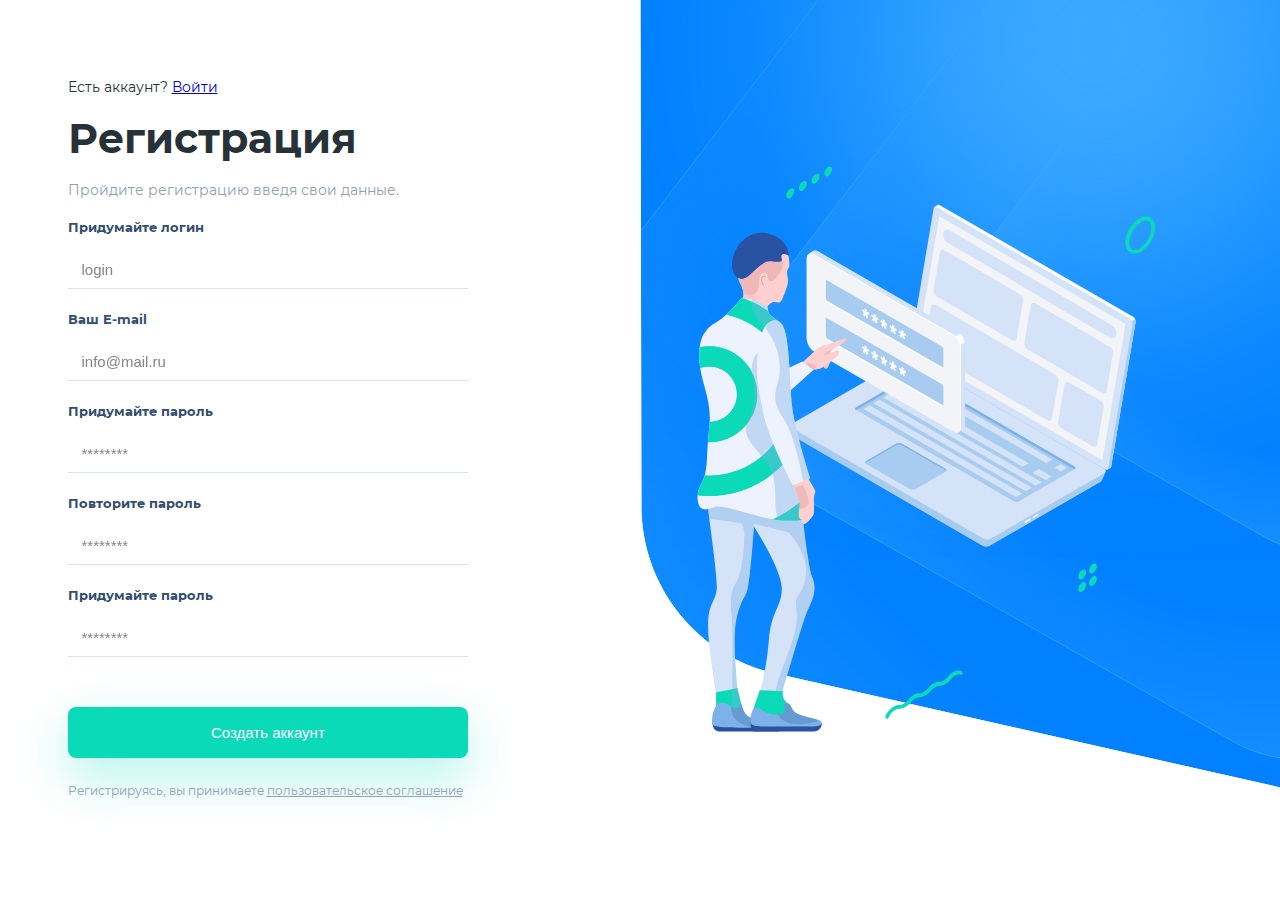
<file: register.html>
<!DOCTYPE html>
<html >
<head>
   <meta charset="UTF-8">
   <meta name="viewport" content="width=device-width, initial-scale=1.0">
   <title>Global Trade Technology</title>
   <link rel="stylesheet" href="css/main.css">
</head>
<body class="position">
      <div class="registration-bg-wrapper">
      </div> 
      <div class="container">
         <div class="register">
            <p class="register__nav">
               Есть аккаунт? <a href="#" class="register__link">Войти</a>
            </p>
            <h2 class="register__title title">
               Регистрация
            </h2>
            <p class="register__subtitle">
               Пройдите регистрацию введя свои данные.
            </p>
            <form action="#" class="register__form reg-form">
               <div class="reg-form__input-wrap">
                  <label for="login">Придумайте логин</label>
                  <input type="text" class="reg-form__login" name="reg-login" placeholder="login" required>
               </div>
               <div class="reg-form__input-wrap">
                  <label for="email">Ваш E-mail</label>
                  <input type="text" class="reg-form__email" name="reg-email" placeholder="info@mail.ru" required>
               </div>
               <div class="reg-form__input-wrap">
                  <label for="email">Придумайте пароль</label>
                  <input type="password" class="password" name="reg-password" placeholder="********" required>
               </div>
               <div class="reg-form__input-wrap">
                  <label for="email">Повторите пароль</label>
                  <input type="password" class="password" name="reg-password" placeholder="********" required>
               </div>
               <div class="reg-form__input-wrap">
                  <label for="email">Придумайте пароль</label>
                  <input type="password" class="password" name="reg-password" placeholder="********" required>
               </div>
               <button type="submit" class="reg-form__button">Создать аккаунт</button>
               <p class="reg-form__accept-law">
                  Регистрируясь, вы принимаете <a href="#">пользовательское соглашение</a>
               </p>
            </form>
         </div>
      </div>
   
</body>
</html>
</file>
<file: css/main.css>
@charset "UTF-8";
html, body, div, span, applet, object, iframe,
h1, h2, h3, h4, h5, h6, p, blockquote, pre,
a, abbr, acronym, address, big, cite, code,
del, dfn, em, img, ins, kbd, q, s, samp,
small, strike, strong, sub, sup, tt, var,
b, u, i, center,
dl, dt, dd, ol, ul, li,
fieldset, form, label, legend,
table, caption, tbody, tfoot, thead, tr, th, td,
article, aside, canvas, details, embed,
figure, figcaption, footer, header, hgroup,
menu, nav, output, ruby, section, summary,
time, mark, audio, video {
  margin: 0;
  padding: 0;
  border: 0;
  font-size: 100%;
  font: inherit;
  vertical-align: baseline;
}

/* make sure to set some focus styles for accessibility */
:focus {
  outline: 0;
}

/* HTML5 display-role reset for older browsers */
article, aside, details, figcaption, figure,
footer, header, hgroup, menu, nav, section {
  display: block;
}

body {
  line-height: 1;
}

ol, ul {
  list-style: none;
}

blockquote, q {
  quotes: none;
}

blockquote:before, blockquote:after,
q:before, q:after {
  content: '';
  content: none;
}

table {
  border-collapse: collapse;
  border-spacing: 0;
}

input[type=search]::-webkit-search-cancel-button,
input[type=search]::-webkit-search-decoration,
input[type=search]::-webkit-search-results-button,
input[type=search]::-webkit-search-results-decoration {
  -webkit-appearance: none;
  -moz-appearance: none;
}

input[type=search] {
  -webkit-appearance: none;
  -moz-appearance: none;
  -webkit-box-sizing: content-box;
  box-sizing: content-box;
}

textarea {
  overflow: auto;
  vertical-align: top;
  resize: vertical;
}

/**
 * Correct `inline-block` display not defined in IE 6/7/8/9 and Firefox 3.
 */
audio,
canvas,
video {
  display: inline-block;
  *display: inline;
  *zoom: 1;
  max-width: 100%;
}

/**
 * Prevent modern browsers from displaying `audio` without controls.
 * Remove excess height in iOS 5 devices.
 */
audio:not([controls]) {
  display: none;
  height: 0;
}

/**
 * Address styling not present in IE 7/8/9, Firefox 3, and Safari 4.
 * Known issue: no IE 6 support.
 */
[hidden] {
  display: none;
}

/**
 * 1. Correct text resizing oddly in IE 6/7 when body `font-size` is set using
 *    `em` units.
 * 2. Prevent iOS text size adjust after orientation change, without disabling
 *    user zoom.
 */
html {
  font-size: 100%;
  /* 1 */
  -webkit-text-size-adjust: 100%;
  /* 2 */
  -ms-text-size-adjust: 100%;
  /* 2 */
}

/**
 * Address `outline` inconsistency between Chrome and other browsers.
 */
a:focus {
  outline: thin dotted;
}

/**
 * Improve readability when focused and also mouse hovered in all browsers.
 */
a:active,
a:hover {
  outline: 0;
}

/**
 * 1. Remove border when inside `a` element in IE 6/7/8/9 and Firefox 3.
 * 2. Improve image quality when scaled in IE 7.
 */
img {
  border: 0;
  /* 1 */
  -ms-interpolation-mode: bicubic;
  /* 2 */
}

/**
 * Address margin not present in IE 6/7/8/9, Safari 5, and Opera 11.
 */
figure {
  margin: 0;
}

/**
 * Correct margin displayed oddly in IE 6/7.
 */
form {
  margin: 0;
}

/**
 * Define consistent border, margin, and padding.
 */
fieldset {
  border: 1px solid #c0c0c0;
  margin: 0 2px;
  padding: 0.35em 0.625em 0.75em;
}

/**
 * 1. Correct color not being inherited in IE 6/7/8/9.
 * 2. Correct text not wrapping in Firefox 3.
 * 3. Correct alignment displayed oddly in IE 6/7.
 */
legend {
  border: 0;
  /* 1 */
  padding: 0;
  white-space: normal;
  /* 2 */
  *margin-left: -7px;
  /* 3 */
}

/**
 * 1. Correct font size not being inherited in all browsers.
 * 2. Address margins set differently in IE 6/7, Firefox 3+, Safari 5,
 *    and Chrome.
 * 3. Improve appearance and consistency in all browsers.
 */
button,
input,
select,
textarea {
  font-size: 100%;
  /* 1 */
  margin: 0;
  /* 2 */
  vertical-align: baseline;
  /* 3 */
  *vertical-align: middle;
  /* 3 */
}

/**
 * Address Firefox 3+ setting `line-height` on `input` using `!important` in
 * the UA stylesheet.
 */
button,
input {
  line-height: normal;
}

/**
 * Address inconsistent `text-transform` inheritance for `button` and `select`.
 * All other form control elements do not inherit `text-transform` values.
 * Correct `button` style inheritance in Chrome, Safari 5+, and IE 6+.
 * Correct `select` style inheritance in Firefox 4+ and Opera.
 */
button,
select {
  text-transform: none;
}

/**
 * 1. Avoid the WebKit bug in Android 4.0.* where (2) destroys native `audio`
 *    and `video` controls.
 * 2. Correct inability to style clickable `input` types in iOS.
 * 3. Improve usability and consistency of cursor style between image-type
 *    `input` and others.
 * 4. Remove inner spacing in IE 7 without affecting normal text inputs.
 *    Known issue: inner spacing remains in IE 6.
 */
button,
html input[type="button"],
input[type="reset"],
input[type="submit"] {
  -webkit-appearance: button;
  /* 2 */
  cursor: pointer;
  /* 3 */
  *overflow: visible;
  /* 4 */
}

/**
 * Re-set default cursor for disabled elements.
 */
button[disabled],
html input[disabled] {
  cursor: default;
}

/**
 * 1. Address box sizing set to content-box in IE 8/9.
 * 2. Remove excess padding in IE 8/9.
 * 3. Remove excess padding in IE 7.
 *    Known issue: excess padding remains in IE 6.
 */
input[type="checkbox"],
input[type="radio"] {
  -webkit-box-sizing: border-box;
          box-sizing: border-box;
  /* 1 */
  padding: 0;
  /* 2 */
  *height: 13px;
  /* 3 */
  *width: 13px;
  /* 3 */
}

/**
 * 1. Address `appearance` set to `searchfield` in Safari 5 and Chrome.
 * 2. Address `box-sizing` set to `border-box` in Safari 5 and Chrome
 *    (include `-moz` to future-proof).
 */
input[type="search"] {
  -webkit-appearance: textfield;
  /* 1 */
  -webkit-box-sizing: content-box;
  /* 2 */
  box-sizing: content-box;
}

/**
 * Remove inner padding and search cancel button in Safari 5 and Chrome
 * on OS X.
 */
input[type="search"]::-webkit-search-cancel-button,
input[type="search"]::-webkit-search-decoration {
  -webkit-appearance: none;
}

/**
 * Remove inner padding and border in Firefox 3+.
 */
button::-moz-focus-inner,
input::-moz-focus-inner {
  border: 0;
  padding: 0;
}

/**
 * 1. Remove default vertical scrollbar in IE 6/7/8/9.
 * 2. Improve readability and alignment in all browsers.
 */
textarea {
  overflow: auto;
  /* 1 */
  vertical-align: top;
  /* 2 */
}

/**
 * Remove most spacing between table cells.
 */
table {
  border-collapse: collapse;
  border-spacing: 0;
}

html,
button,
input,
select,
textarea {
  color: #222;
}

::-moz-selection {
  background: #b3d4fc;
  text-shadow: none;
}

::selection {
  background: #b3d4fc;
  text-shadow: none;
}

img {
  vertical-align: middle;
}

fieldset {
  border: 0;
  margin: 0;
  padding: 0;
}

textarea {
  resize: vertical;
}

a:focus, a:active, a:hover, a:visited {
  text-decoration: none;
}

.chromeframe {
  margin: 0.2em 0;
  background: #ccc;
  color: #000;
  padding: 0.2em 0;
}

/* Styles start */
/* montserrat-regular - cyrillic */
@font-face {
  font-family: 'Montserrat';
  font-style: normal;
  font-display: swap;
  font-weight: 400;
  src: local(""), url("../fonts/montserrat-v15-cyrillic-regular.woff2") format("woff2"), url("../fonts/montserrat-v15-cyrillic-regular.woff") format("woff");
  /* Chrome 6+, Firefox 3.6+, IE 9+, Safari 5.1+ */
}

/* montserrat-700 - cyrillic */
@font-face {
  font-family: 'Montserrat';
  font-style: normal;
  font-display: swap;
  font-weight: 700;
  src: local(""), url("../fonts/montserrat-v15-cyrillic-700.woff2") format("woff2"), url("../fonts/montserrat-v15-cyrillic-700.woff") format("woff");
  /* Chrome 6+, Firefox 3.6+, IE 9+, Safari 5.1+ */
}

body {
  font-family: "Montserrat", Arial;
  overflow-x: hidden;
}

html {
  -webkit-box-sizing: border-box;
          box-sizing: border-box;
  font-size: 10px;
  font-weight: 400;
  color: #263238;
  overflow-x: hidden;
}

*, *:before, *:after {
  -webkit-box-sizing: inherit;
          box-sizing: inherit;
}

img {
  max-width: 100%;
  height: auto;
}

.container {
  max-width: 1145px;
  margin: auto;
}

/* Header start */
.header {
  margin-top: 10px;
}

.header__menu {
  background-color: #fff;
  border: 1px solid #e7f3fe;
  -webkit-border-radius: 10px;
          border-radius: 10px;
  margin-top: 15px;
  padding: 23px 0px;
  position: relative;
}

.header__menu:after {
  content: '';
  position: absolute;
  bottom: -5px;
  height: 100%;
  left: 0;
  background-color: #e4ebf2;
  -webkit-box-shadow: 1px 33px 139px 41px rgba(121, 156, 188, 0.14);
          box-shadow: 1px 33px 139px 41px rgba(121, 156, 188, 0.14);
  -webkit-border-radius: 10px;
          border-radius: 10px;
  width: 100%;
  z-index: -1;
}

.header__list {
  display: -webkit-box;
  display: -webkit-flex;
  display: -ms-flexbox;
  display: flex;
  -webkit-box-pack: center;
  -webkit-justify-content: center;
      -ms-flex-pack: center;
          justify-content: center;
}

.header__item {
  margin-left: 35px;
  position: relative;
}

.header__line:after {
  content: '';
  background-color: #2647c8;
  -webkit-border-radius: 3px 3px 0px 0px;
          border-radius: 3px 3px 0px 0px;
  position: absolute;
  bottom: -23px;
  left: -5px;
  width: 120%;
  height: 3px;
}

.header__link {
  font-size: 1.2rem;
  line-height: 1.2;
  font-weight: 700;
  color: #121212;
  text-decoration: none;
  text-transform: uppercase;
}

.menu-icon {
  position: relative;
  width: 30px;
  height: 3px;
  background-color: #2a4bc7;
  display: none;
}

.menu-icon::before {
  position: absolute;
  left: 0;
  top: -10px;
  content: '';
  width: 30px;
  height: 3px;
  background-color: #2a4bc7;
  -webkit-transition: top 0.2s linear 0.2s, -webkit-transform 0.2s ease-in;
  transition: top 0.2s linear 0.2s, -webkit-transform 0.2s ease-in;
  -o-transition: transform 0.2s ease-in, top 0.2s linear 0.2s;
  transition: transform 0.2s ease-in, top 0.2s linear 0.2s;
  transition: transform 0.2s ease-in, top 0.2s linear 0.2s, -webkit-transform 0.2s ease-in;
}

.menu-icon::after {
  position: absolute;
  left: 0;
  top: 10px;
  content: '';
  width: 30px;
  height: 3px;
  background-color: #2a4bc7;
  -webkit-transition: top 0.2s linear 0.2s, -webkit-transform 0.2s ease-in;
  transition: top 0.2s linear 0.2s, -webkit-transform 0.2s ease-in;
  -o-transition: transform 0.2s ease-in, top 0.2s linear 0.2s;
  transition: transform 0.2s ease-in, top 0.2s linear 0.2s;
  transition: transform 0.2s ease-in, top 0.2s linear 0.2s, -webkit-transform 0.2s ease-in;
}

.menu-icon.menu-icon-active {
  background-color: transparent;
}

.menu-icon.menu-icon-active::before {
  -webkit-transform: rotate(45deg);
  -ms-transform: rotate(45deg);
  transform: rotate(45deg);
  top: 0;
  -webkit-transition: top 0.2s linear, -webkit-transform 0.2s ease-in 0.2s;
  transition: top 0.2s linear, -webkit-transform 0.2s ease-in 0.2s;
  -o-transition: top 0.2s linear, transform 0.2s ease-in 0.2s;
  transition: top 0.2s linear, transform 0.2s ease-in 0.2s;
  transition: top 0.2s linear, transform 0.2s ease-in 0.2s, -webkit-transform 0.2s ease-in 0.2s;
}

.menu-icon.menu-icon-active::after {
  -webkit-transform: rotate(-45deg);
  -ms-transform: rotate(-45deg);
  transform: rotate(-45deg);
  top: 0;
  -webkit-transition: top 0.2s linear, -webkit-transform 0.2s ease-in 0.2s;
  transition: top 0.2s linear, -webkit-transform 0.2s ease-in 0.2s;
  -o-transition: top 0.2s linear, transform 0.2s ease-in 0.2s;
  transition: top 0.2s linear, transform 0.2s ease-in 0.2s;
  transition: top 0.2s linear, transform 0.2s ease-in 0.2s, -webkit-transform 0.2s ease-in 0.2s;
}

.header-info {
  display: -ms-grid;
  display: grid;
  -ms-grid-columns: 1fr 1fr 1fr;
      grid-template-columns: 1fr 1fr 1fr;
  -webkit-box-align: center;
  -webkit-align-items: center;
      -ms-flex-align: center;
          align-items: center;
}

.header-info__login {
  margin-top: 5px;
  -webkit-transform: translate(-200%, 0px);
      -ms-transform: translate(-200%, 0px);
          transform: translate(-200%, 0px);
  -webkit-transition: all 1s ease;
  -o-transition: all 1s ease;
  transition: all 1s ease;
}

.header-info__login._active {
  -webkit-transform: translate(0px, 0px);
      -ms-transform: translate(0px, 0px);
          transform: translate(0px, 0px);
}

.header-info__registration {
  padding: 19px 37px;
}

.header-info__enter {
  font-size: 1.5rem;
  line-height: 1.2;
  font-weight: 700;
  text-transform: uppercase;
  letter-spacing: 0.015em;
  color: #263238;
  padding: 20px 70px;
  margin-top: 37px;
  text-decoration: none;
  -webkit-transition: all 0.5s ease;
  -o-transition: all 0.5s ease;
  transition: all 0.5s ease;
}

.header-info__enter:hover {
  font-size: 1.8rem;
}

.header-info__logo-group {
  text-align: center;
  -webkit-transform: scale(0);
      -ms-transform: scale(0);
          transform: scale(0);
  -webkit-transition: all 1s ease;
  -o-transition: all 1s ease;
  transition: all 1s ease;
  opacity: 0;
}

.header-info__logo-group._active {
  -webkit-transform: scale(1);
      -ms-transform: scale(1);
          transform: scale(1);
  opacity: 1;
}

.header-info__shedule {
  font-size: 9.1px;
  line-height: 1.2;
  font-weight: 600;
  text-transform: uppercase;
  letter-spacing: 0.06em;
  color: #ffffff;
  background-color: #2647c8;
  -webkit-border-radius: 10px;
          border-radius: 10px;
  padding: 6px 10px;
  max-width: 260px;
  margin: auto;
  margin-top: 5px;
}

.header-info__email {
  margin-bottom: 70px;
  text-align: right;
  -webkit-transform: translate(200%, 0px);
      -ms-transform: translate(200%, 0px);
          transform: translate(200%, 0px);
  -webkit-transition: all 1s ease;
  -o-transition: all 1s ease;
  transition: all 1s ease;
  opacity: 0;
}

.header-info__email._active {
  -webkit-transform: translate(0px, 0px);
      -ms-transform: translate(0px, 0px);
          transform: translate(0px, 0px);
  opacity: 1;
}

.header-info__email-link {
  font-size: 1.5rem;
  line-height: 1.2;
  font-weight: 700;
  letter-spacing: 0.015em;
  color: #263238;
  text-decoration: none;
  padding-left: 30px;
  background: url(../img/mail.png) no-repeat center left/contain;
  -webkit-background-size: 20px 15px;
          background-size: 20px 15px;
  -webkit-transition: all 0.5s ease;
  -o-transition: all 0.5s ease;
  transition: all 0.5s ease;
}

.header-info__email-link:hover {
  font-size: 1.8rem;
}

.blue-button {
  font-size: 1.5rem;
  line-height: 1.2;
  font-weight: 700;
  letter-spacing: 0.015em;
  color: #ffffff;
  text-decoration: none;
  background-color: #2a4bc7;
  -webkit-border-radius: 8px;
          border-radius: 8px;
  position: relative;
  z-index: 2;
  -webkit-transition: all 0.5s ease;
  -o-transition: all 0.5s ease;
  transition: all 0.5s ease;
}

.blue-button:after {
  content: '';
  position: absolute;
  bottom: -3px;
  height: 100%;
  left: 0;
  background-color: #1b2a79;
  -webkit-border-radius: 8px;
          border-radius: 8px;
  width: 100%;
  z-index: -1;
}

.blue-button:hover {
  background-color: #1645f5;
}

.registration-wrapper {
  height: 50px;
}

/* First start */
.first {
  position: relative;
}

.first__title {
  font-size: 4.1rem;
  line-height: 1.2;
  font-weight: 700;
  color: #263238;
  margin-top: 127px;
  margin-bottom: 32px;
  max-width: 600px;
  -webkit-transform: translate(0px, 100%);
      -ms-transform: translate(0px, 100%);
          transform: translate(0px, 100%);
  -webkit-transition: all 1s ease 1s;
  -o-transition: all 1s ease 1s;
  transition: all 1s ease 1s;
  opacity: 0;
}

.first__title._active {
  -webkit-transform: translate(0px, 0px);
      -ms-transform: translate(0px, 0px);
          transform: translate(0px, 0px);
  opacity: 1;
}

.first__text {
  font-size: 1.4rem;
  line-height: 23px;
  font-weight: 400;
  color: #263238;
  margin-bottom: 64px;
  max-width: 600px;
  -webkit-transform: translate(0px, 100%);
      -ms-transform: translate(0px, 100%);
          transform: translate(0px, 100%);
  -webkit-transition: all 1s ease 1.5s;
  -o-transition: all 1s ease 1.5s;
  transition: all 1s ease 1.5s;
  opacity: 0;
}

.first__text._active {
  -webkit-transform: translate(0px, 0px);
      -ms-transform: translate(0px, 0px);
          transform: translate(0px, 0px);
  opacity: 1;
}

.first__buttons {
  -webkit-transform: scale(0);
      -ms-transform: scale(0);
          transform: scale(0);
  -webkit-transition: all 1s ease 2s;
  -o-transition: all 1s ease 2s;
  transition: all 1s ease 2s;
}

.first__buttons._active {
  -webkit-transform: scale(1);
      -ms-transform: scale(1);
          transform: scale(1);
}

.first__link-invest {
  padding: 26px 59px;
}

.first__link-more {
  padding: 26px 59px;
  font-size: 1.5rem;
  line-height: 1.2;
  font-weight: 700;
  letter-spacing: 0.015em;
  color: #263238;
  text-decoration: none;
}

.first__img-wrapper {
  position: absolute;
  top: -45px;
  right: -180px;
}

.blue-text {
  color: #2a4bc7;
}

/* Invest-start start */
#invest-start {
  margin-top: 125px;
  padding: 200px 0px 280px 0px;
  background: url(../img/invest_bg.png) no-repeat 1px -1px/contain;
  -webkit-background-size: 1900px 1900px;
          background-size: 1900px;
}

.invest-start {
  display: -ms-grid;
  display: grid;
  -ms-grid-columns: 1fr 1fr;
      grid-template-columns: 1fr 1fr;
  -webkit-column-gap: 31px;
     -moz-column-gap: 31px;
          column-gap: 31px;
  padding-top: 80px;
}

.invest-start__video {
  height: 100%;
  -webkit-border-radius: 30px;
          border-radius: 30px;
}

.invest-start__content {
  -webkit-transform: translate(200%, 0px);
      -ms-transform: translate(200%, 0px);
          transform: translate(200%, 0px);
  -webkit-transition: all 1s ease;
  -o-transition: all 1s ease;
  transition: all 1s ease;
  opacity: 0;
}

.invest-start__content._active {
  opacity: 1;
  -webkit-transform: translate(0px, 0px);
      -ms-transform: translate(0px, 0px);
          transform: translate(0px, 0px);
}

.invest-start__video-wrapper {
  max-width: 653px;
  height: 407px;
  background-color: #fff;
  -webkit-border-radius: 30px;
          border-radius: 30px;
  -webkit-transform: translate(-200%, 0px);
      -ms-transform: translate(-200%, 0px);
          transform: translate(-200%, 0px);
  -webkit-transition: all 1s ease;
  -o-transition: all 1s ease;
  transition: all 1s ease;
  opacity: 0;
}

.invest-start__video-wrapper._active {
  -webkit-transform: translate(0px, 0px);
      -ms-transform: translate(0px, 0px);
          transform: translate(0px, 0px);
  opacity: 1;
}

.invest-start__text {
  font-size: 1.4rem;
  line-height: 23px;
  font-weight: 400;
  color: #263238;
  margin-top: 30px;
  margin-bottom: 50px;
}

.invest-start__link {
  padding: 22px 63px;
  margin-top: 30px;
}

.title {
  font-size: 4.1rem;
  line-height: 1.2;
  font-weight: 700;
  color: #263238;
}

/* Advantages start */
.advantages {
  margin-top: 120px;
}

.advantages__list {
  display: -ms-grid;
  display: grid;
  -ms-grid-columns: (1fr)[4];
      grid-template-columns: repeat(4, 1fr);
  -webkit-column-gap: 50px;
     -moz-column-gap: 50px;
          column-gap: 50px;
  row-gap: 110px;
  margin-bottom: 91px;
  margin-top: 100px;
}

.advantages__title {
  text-align: center;
  margin-bottom: 112px;
  -webkit-transform: translate(0px, 100%);
      -ms-transform: translate(0px, 100%);
          transform: translate(0px, 100%);
  -webkit-transition: all 1s ease;
  -o-transition: all 1s ease;
  transition: all 1s ease;
  opacity: 0;
}

.advantages__title._active {
  -webkit-transform: translate(0px, 0px);
      -ms-transform: translate(0px, 0px);
          transform: translate(0px, 0px);
  opacity: 1;
}

.advantages__item {
  -webkit-transform: scale(0);
      -ms-transform: scale(0);
          transform: scale(0);
  -webkit-transition: all 1s ease 0.5s;
  -o-transition: all 1s ease 0.5s;
  transition: all 1s ease 0.5s;
}

.advantages__item._active {
  -webkit-transform: scale(1);
      -ms-transform: scale(1);
          transform: scale(1);
}

.advantages__link-wrapper {
  text-align: center;
  -webkit-transform: scale(0);
      -ms-transform: scale(0);
          transform: scale(0);
  -webkit-transition: all 1s ease 0.5s;
  -o-transition: all 1s ease 0.5s;
  transition: all 1s ease 0.5s;
}

.advantages__link-wrapper._active {
  -webkit-transform: scale(1);
      -ms-transform: scale(1);
          transform: scale(1);
}

.advantages__link {
  padding: 20px 45px;
}

.adv-item__text {
  font-size: 1.6rem;
  line-height: 21px;
  font-weight: 700;
  color: #263238;
  margin-top: 29px;
}

/* Statistic start */
#statistic {
  background: url(../img/statistic_bg.png) no-repeat 1px 1px/1920px;
  padding: 150px 0px;
  margin-top: 100px;
}

.statistic__wrapper {
  display: -ms-grid;
  display: grid;
  -ms-grid-columns: 1fr 1fr 1fr;
      grid-template-columns: 1fr 1fr 1fr;
  -webkit-column-gap: 150px;
     -moz-column-gap: 150px;
          column-gap: 150px;
  -webkit-transform: scale(0);
      -ms-transform: scale(0);
          transform: scale(0);
  -webkit-transition: all 1s ease;
  -o-transition: all 1s ease;
  transition: all 1s ease;
}

.statistic__wrapper._active {
  -webkit-transform: scale(1);
      -ms-transform: scale(1);
          transform: scale(1);
}

.statistic__number {
  font-size: 6rem;
  line-height: 1.2;
  font-weight: 900;
  letter-spacing: 0.015em;
  color: #ffffff;
}

.statistic__name {
  font-size: 1.4rem;
  line-height: 1.2;
  font-weight: 600;
  text-transform: uppercase;
  letter-spacing: 0.015em;
  color: #ffffff;
}

.adv-cards {
  margin-top: 150px;
}

.adv-cards__list {
  display: -ms-grid;
  display: grid;
  -ms-grid-columns: 1fr 1fr 1fr;
      grid-template-columns: 1fr 1fr 1fr;
  -webkit-column-gap: 31px;
     -moz-column-gap: 31px;
          column-gap: 31px;
  row-gap: 140px;
}

.adv-cards__item {
  border: 2px solid #e7f3fe;
  -webkit-border-radius: 20px;
          border-radius: 20px;
}

.card {
  position: relative;
  text-align: center;
  padding-bottom: 30px;
  -webkit-transform: scale(0);
      -ms-transform: scale(0);
          transform: scale(0);
  -webkit-transition: all 1s ease;
  -o-transition: all 1s ease;
  transition: all 1s ease;
}

.card__title {
  font-size: 2.1rem;
  line-height: 21px;
  font-weight: 700;
  margin-bottom: 25px;
  margin-top: 105px;
}

.card__text {
  font-size: 1.4rem;
  line-height: 21px;
  font-weight: 400;
  color: #4e4e4e;
  max-width: 300px;
  margin: auto;
}

.card__img {
  position: absolute;
  left: 110px;
  top: -80px;
}

.card._active {
  -webkit-transform: scale(1);
      -ms-transform: scale(1);
          transform: scale(1);
}

/* Steps start */
#steps {
  margin-top: 150px;
  background: url(../img/steps_bg.png) no-repeat 1px 1px/1900px;
  padding: 200px 0px 250px 0px;
}

.steps__title {
  text-align: center;
  margin-bottom: 66px;
  -webkit-transform: translate(0px, 100%);
      -ms-transform: translate(0px, 100%);
          transform: translate(0px, 100%);
  opacity: 0;
  -webkit-transition: all 1s ease;
  -o-transition: all 1s ease;
  transition: all 1s ease;
}

.steps__title._active {
  opacity: 1;
  -webkit-transform: translate(0px, 0px);
      -ms-transform: translate(0px, 0px);
          transform: translate(0px, 0px);
}

.steps__img-wrapper {
  -webkit-transition: all 1s ease;
  -o-transition: all 1s ease;
  transition: all 1s ease;
  -webkit-transform: scale(0);
      -ms-transform: scale(0);
          transform: scale(0);
}

.steps__img-wrapper._active {
  -webkit-transform: scale(1);
      -ms-transform: scale(1);
          transform: scale(1);
}

/* Rotate-cards start */
.rotate-cards__title {
  text-align: center;
  margin-top: 100px;
  margin-bottom: 60px;
}

.cards__list {
  display: -ms-grid;
  display: grid;
  -ms-grid-columns: 1fr 1fr 1fr;
      grid-template-columns: 1fr 1fr 1fr;
  -webkit-column-gap: 30px;
     -moz-column-gap: 30px;
          column-gap: 30px;
  row-gap: 400px;
}

.rotate-card__front {
  background-color: #ffffff;
  -webkit-box-shadow: 0px 8px 29px 9px rgba(190, 201, 211, 0.27);
          box-shadow: 0px 8px 29px 9px rgba(190, 201, 211, 0.27);
  -webkit-border-radius: 20px;
          border-radius: 20px;
  padding: 31px 21px 11px 21px;
}

.rotate-card__front-title {
  font-size: 2.2rem;
  line-height: 1.2;
  font-weight: 700;
  color: #2a4bc7;
  margin-bottom: 30px;
  text-align: center;
}

.rotate-card__front-list {
  margin-bottom: 20px;
}

.rotate-card__front-item {
  margin-bottom: 10px;
}

.rotate-card__front-text {
  font-size: 1.6rem;
  line-height: 1.2;
  font-weight: 400;
  color: #263238;
}

.rotate-card__front-manager-block {
  display: -webkit-box;
  display: -webkit-flex;
  display: -ms-flexbox;
  display: flex;
  -webkit-box-align: center;
  -webkit-align-items: center;
      -ms-flex-align: center;
          align-items: center;
}

.rotate-card__front-manager-block img {
  margin-left: -15px;
}

.rotate-card__front-manager-info {
  font-size: 1.5rem;
  line-height: 23px;
  font-weight: 700;
  color: #263238;
}

.bold {
  font-weight: 700;
}

.rotate-card__back {
  background-color: #ffffff;
  -webkit-box-shadow: 0px 8px 29px 9px rgba(190, 201, 211, 0.27);
          box-shadow: 0px 8px 29px 9px rgba(190, 201, 211, 0.27);
  -webkit-border-radius: 20px;
          border-radius: 20px;
  padding: 31px 11px 21px 21px;
}

.rotate-card__back-title {
  font-size: 2.2rem;
  line-height: 1.2;
  font-weight: 700;
  color: #2a4bc7;
  margin-bottom: 30px;
  text-align: center;
}

.rotate-card__back-list {
  margin-bottom: 20px;
}

.rotate-card__back-item {
  margin-bottom: 10px;
}

.rotate-card__back-text {
  font-size: 1.6rem;
  line-height: 1.2;
  font-weight: 400;
  color: #263238;
}

.rotate-card__back-manager-block {
  display: -webkit-box;
  display: -webkit-flex;
  display: -ms-flexbox;
  display: flex;
  -webkit-box-align: center;
  -webkit-align-items: center;
      -ms-flex-align: center;
          align-items: center;
}

.rotate-card__back-manager-block img {
  margin-left: -15px;
}

.rotate-card__back-manager-info {
  font-size: 1.5rem;
  line-height: 23px;
  font-weight: 700;
  color: #263238;
}

.misanunp-alguedalevel {
  position: relative;
  cursor: pointer;
  -o-transition: 1s;
  transition: 1s;
  transform-style: preserve-3d;
  -webkit-transition: 1s;
  -webkit-transform-style: preserve-3d;
  -webkit-transform: rotateY(0deg);
  -moz-transition: 1s;
  -moz-transform-style: preserve-3d;
  -moz-transform: rotateY(0deg);
}

.misanunp-alguedalevel:hover {
  transform: rotateY(180deg);
  -webkit-transform: rotateY(180deg);
  -moz-transform: rotateY(180deg);
}

.misanunp-alguedalevel .dtumilopag {
  position: absolute;
  width: 100%;
  backface-visibility: hidden;
  -webkit-backface-visibility: hidden;
  -moz-backface-visibility: hidden;
}

.misanunp-alguedalevel .nilsatodsed {
  position: absolute;
  width: 100%;
  backface-visibility: hidden;
  transform: rotateY(180deg);
  -webkit-backface-visibility: hidden;
  -webkit-transform: rotateY(180deg);
  -moz-backface-visibility: hidden;
  -moz-transform: rotateY(180deg);
}

/* program start */
.program {
  display: -ms-grid;
  display: grid;
  -ms-grid-columns: 1.2fr 0.8fr;
      grid-template-columns: 1.2fr 0.8fr;
  -webkit-box-align: center;
  -webkit-align-items: center;
      -ms-flex-align: center;
          align-items: center;
  -webkit-column-gap: 30px;
     -moz-column-gap: 30px;
          column-gap: 30px;
  margin-top: 500px;
}

.program__info {
  -webkit-transform: translate(200%, 0px);
      -ms-transform: translate(200%, 0px);
          transform: translate(200%, 0px);
  opacity: 0;
  -webkit-transition: all 1s ease;
  -o-transition: all 1s ease;
  transition: all 1s ease;
}

.program__info._active {
  -webkit-transform: translate(0px, 0px);
      -ms-transform: translate(0px, 0px);
          transform: translate(0px, 0px);
  opacity: 1;
}

.program__img {
  -webkit-transform: translate(-200%, 0px);
      -ms-transform: translate(-200%, 0px);
          transform: translate(-200%, 0px);
  opacity: 0;
  -webkit-transition: all 1s ease;
  -o-transition: all 1s ease;
  transition: all 1s ease;
}

.program__img._active {
  -webkit-transform: translate(0px, 0px);
      -ms-transform: translate(0px, 0px);
          transform: translate(0px, 0px);
  opacity: 1;
}

.program__title {
  margin-bottom: 28px;
}

.program__text {
  font-size: 1.4rem;
  line-height: 23px;
  font-weight: 400;
  color: #263238;
  margin-bottom: 66px;
}

.program__link {
  padding: 20px 40px;
}

/* footer start */
footer {
  background-color: #1b2a79;
}

.footer {
  display: -ms-grid;
  display: grid;
  -ms-grid-columns: 1fr 1fr 1fr;
      grid-template-columns: 1fr 1fr 1fr;
  padding: 58px 0px 58px 0px;
  margin-top: 100px;
}

.footer__menu-list {
  display: -ms-grid;
  display: grid;
  -ms-grid-columns: 1fr 1fr;
      grid-template-columns: 1fr 1fr;
  -webkit-column-gap: 50px;
     -moz-column-gap: 50px;
          column-gap: 50px;
}

.footer__menu-link {
  font-size: 1.4rem;
  line-height: 23px;
  font-weight: 700;
  color: #ffffff;
  text-decoration: none;
}

.footer__email {
  text-align: right;
}

.footer__email-link {
  font-size: 1.5rem;
  line-height: 1.2;
  font-weight: 700;
  letter-spacing: 0.015em;
  color: #fff;
  text-decoration: none;
  padding-left: 30px;
  background: url(../img/mail.png) no-repeat center left/contain;
  -webkit-background-size: 20px 15px;
          background-size: 20px 15px;
  -webkit-transition: all 0.5s ease;
  -o-transition: all 0.5s ease;
  transition: all 0.5s ease;
}

.footer__email-link:hover {
  font-size: 1.8rem;
}

/* COMPANY BEGINNING */
.work {
  display: -ms-grid;
  display: grid;
  -ms-grid-columns: 1.2fr 0.8fr;
      grid-template-columns: 1.2fr 0.8fr;
  -webkit-column-gap: 10px;
     -moz-column-gap: 10px;
          column-gap: 10px;
  margin-top: 100px;
  -webkit-box-align: center;
  -webkit-align-items: center;
      -ms-flex-align: center;
          align-items: center;
}

.work__info {
  -webkit-transform: translate(-200%, 0px);
      -ms-transform: translate(-200%, 0px);
          transform: translate(-200%, 0px);
  opacity: 0;
  -webkit-transition: all 1s ease;
  -o-transition: all 1s ease;
  transition: all 1s ease;
}

.work__info._active {
  -webkit-transform: translate(0px, 0px);
      -ms-transform: translate(0px, 0px);
          transform: translate(0px, 0px);
  opacity: 1;
}

.work__title {
  margin-bottom: 30px;
}

.work__text {
  font-size: 1.4rem;
  line-height: 22px;
  font-weight: 400;
  color: #263238;
  margin-bottom: 60px;
}

.work__link {
  padding: 22px 100px;
}

.work__video-wrapper {
  max-width: 467px;
  height: 349px;
  background-color: #fff;
  -webkit-border-radius: 30px;
          border-radius: 30px;
  -webkit-box-shadow: 1px 15px 139px 41px rgba(148, 165, 181, 0.14);
          box-shadow: 1px 15px 139px 41px rgba(148, 165, 181, 0.14);
  -webkit-transform: translate(200%, 0px);
      -ms-transform: translate(200%, 0px);
          transform: translate(200%, 0px);
  opacity: 0;
  -webkit-transition: all 1s ease;
  -o-transition: all 1s ease;
  transition: all 1s ease;
}

.work__video {
  height: 100%;
  -webkit-border-radius: 30px;
          border-radius: 30px;
}

.work__video-wrapper._active {
  -webkit-transform: translate(0px, 0px);
      -ms-transform: translate(0px, 0px);
          transform: translate(0px, 0px);
  opacity: 1;
}

/* Why start */
#why {
  background: url(../img/invest_bg.png) no-repeat 1px 1px/1900px;
  padding: 200px 0px 370px 0px;
  margin-top: 100px;
}

.why {
  display: -ms-grid;
  display: grid;
  -ms-grid-columns: 1fr 1fr;
      grid-template-columns: 1fr 1fr;
  -webkit-box-align: center;
  -webkit-align-items: center;
      -ms-flex-align: center;
          align-items: center;
  margin-top: 60px;
}

.why__img {
  -webkit-transform: translate(-200%, 0px);
      -ms-transform: translate(-200%, 0px);
          transform: translate(-200%, 0px);
  opacity: 0;
  -webkit-transition: all 1s ease;
  -o-transition: all 1s ease;
  transition: all 1s ease;
}

.why__img._active {
  -webkit-transform: translate(0px, 0px);
      -ms-transform: translate(0px, 0px);
          transform: translate(0px, 0px);
  opacity: 1;
}

.why__content {
  -webkit-transform: translate(200%, 0px);
      -ms-transform: translate(200%, 0px);
          transform: translate(200%, 0px);
  opacity: 0;
  -webkit-transition: all 1s ease;
  -o-transition: all 1s ease;
  transition: all 1s ease;
}

.why__content._active {
  -webkit-transform: translate(0px, 0px);
      -ms-transform: translate(0px, 0px);
          transform: translate(0px, 0px);
  opacity: 1;
}

.why__title {
  margin-bottom: 30px;
}

.why__text {
  font-size: 1.4rem;
  line-height: 23px;
  font-weight: 400;
  color: #263238;
}

.why__text_margin {
  margin-top: 15px;
  font-size: 1.4rem;
  line-height: 23px;
  font-weight: 400;
  color: #263238;
  margin-bottom: 50px;
}

.why__link {
  padding: 20px 40px;
}

/* Stock start */
.stock {
  margin-top: 100px;
}

.stock__title {
  text-align: center;
  margin-bottom: 50px;
}

.stock__wrapper {
  display: -ms-grid;
  display: grid;
  -ms-grid-columns: 1fr 1fr 1fr 1fr;
      grid-template-columns: 1fr 1fr 1fr 1fr;
  -webkit-column-gap: 50px;
     -moz-column-gap: 50px;
          column-gap: 50px;
  -webkit-box-align: start;
  -webkit-align-items: start;
      -ms-flex-align: start;
          align-items: start;
}

.stock__img {
  -webkit-transform: scale(0);
      -ms-transform: scale(0);
          transform: scale(0);
  -webkit-transition: all 1s ease;
  -o-transition: all 1s ease;
  transition: all 1s ease;
}

.stock__img._active {
  -webkit-transform: scale(1);
      -ms-transform: scale(1);
          transform: scale(1);
}

.margin {
  margin-top: 10px;
}

.footer-margin {
  margin-top: 500px;
}

.questions {
  display: -ms-grid;
  display: grid;
  -ms-grid-columns: 1fr 1fr;
      grid-template-columns: 1fr 1fr;
  margin-top: 100px;
}

.questions__title {
  margin-bottom: 30px;
}

.questions__text {
  font-size: 1.4rem;
  line-height: 22px;
  font-weight: 400;
  color: #263238;
  margin-bottom: 60px;
}

.questions__link {
  padding: 20px 60px;
}

.questions__img-wrapper {
  max-width: 700px;
  height: 300px;
  -webkit-border-radius: 30px;
          border-radius: 30px;
  background-color: #000;
}

#answers {
  margin-top: 200px;
}

.tab input, .tab-content {
  display: none;
}

.tab {
  font-size: 1.2rem;
  /* Параметры шрифта */
  border: 1px solid #f7faff;
  /* Параметры рамки */
  -webkit-border-radius: 4px;
          border-radius: 4px;
  /* Скругляем уголки */
  color: #25272b;
  /* Цвет текста */
  margin-bottom: 10px;
  /* Расстояние между пунктами */
  max-width: 800px;
  background-color: #fafafa;
}

.tab-title {
  padding: 20px;
  /* Поля вокруг текста */
  display: block;
  /* Блочный элемент */
  font-weight: 400;
  /* Жирное начертание */
  cursor: pointer;
  /* Вид курсора */
  font-size: 1.6rem;
}

.tab-title::after {
  content: '+';
  /* Выводим плюс */
  float: right;
  /* Размещаем по правому краю */
  font-size: 1.8rem;
  color: #fff;
  background-color: #0051cb;
  -webkit-border-radius: 50%;
          border-radius: 50%;
  width: 20px;
  height: 20px;
  line-height: 22px;
  text-align: center;
}

.tab-content {
  padding: 30px 20px;
  /* Поля вокруг текста */
  font-size: 1.6rem;
  line-height: 20px;
  color: #666;
}

.tab :checked + .tab-title {
  background: -webkit-gradient(linear, left top, right top, from(#3464e0), to(#0051cb));
  background: -webkit-linear-gradient(left, #3464e0, #0051cb);
  background: -o-linear-gradient(left, #3464e0, #0051cb);
  background: linear-gradient(to right, #3464e0, #0051cb);
  /* Цвет фона */
  -webkit-border-radius: 3px 3px 0 0;
          border-radius: 3px 3px 0 0;
  /* Скругляем уголки */
  color: #fff;
  /* Цвет текста */
}

.tab :checked + .tab-title::after {
  content: '−';
  /* Выводим минус */
  font-size: 1.6rem;
  color: #000;
  background-color: #fff;
  -webkit-border-radius: 50%;
          border-radius: 50%;
  width: 20px;
  height: 20px;
  line-height: 20px;
  text-align: center;
}

.tab :checked ~ .tab-content {
  display: block;
  /* Показываем содержимое */
}

.honor {
  font-size: 3.5rem;
  margin-top: 50px;
}

.contacts__title {
  margin-top: 100px;
}

.form {
  margin-top: 70px;
}

.form__fields-wrapper {
  display: -ms-grid;
  display: grid;
  -ms-grid-columns: 1fr 1fr;
      grid-template-columns: 1fr 1fr;
  -webkit-column-gap: 20px;
     -moz-column-gap: 20px;
          column-gap: 20px;
}

.form__text-wrapper {
  grid-column: span 2;
  margin-top: 15px;
}

.form__name {
  width: 100%;
}

.form__mail {
  width: 100%;
}

.form__text {
  min-height: 300px;
  padding: 8px 25px;
  border: 1px solid #ddd;
  -webkit-border-radius: 10px;
          border-radius: 10px;
  font-size: 1.8rem;
  line-height: 30px;
  width: 100%;
}

.form__text::-webkit-input-placeholder {
  font-size: 1.4rem;
  color: #666;
}

.form__text::-moz-placeholder {
  font-size: 1.4rem;
  color: #666;
}

.form__text:-ms-input-placeholder {
  font-size: 1.4rem;
  color: #666;
}

.form__text::-ms-input-placeholder {
  font-size: 1.4rem;
  color: #666;
}

.form__text::placeholder {
  font-size: 1.4rem;
  color: #666;
}

.form__submit {
  -ms-grid-column-span: 1;
  grid-column: span 1/1;
  border: 0;
  padding: 10px 0px;
  margin-top: 40px;
  font-size: 1.5rem;
  line-height: 1.2;
  font-weight: 700;
  letter-spacing: 0.015em;
  color: #ffffff;
  text-decoration: none;
  background-color: #2a4bc7;
  -webkit-border-radius: 8px;
          border-radius: 8px;
  position: relative;
  -webkit-transition: all 0.5s ease;
  -o-transition: all 0.5s ease;
  transition: all 0.5s ease;
  padding: 20px 40px;
}

.form__submit::after {
  content: '';
  position: absolute;
  bottom: -3px;
  height: 100%;
  left: 0;
  background-color: #1b2a79;
  -webkit-border-radius: 8px;
          border-radius: 8px;
  width: 100%;
  z-index: -1;
}

.form__submit:hover {
  background-color: #1645f5;
}

.form input {
  border: 1px solid #ddd;
  -webkit-border-radius: 10px;
          border-radius: 10px;
  font-size: 1.8rem;
  line-height: 30px;
  padding: 8px 25px;
}

.form input::-webkit-input-placeholder {
  font-size: 1.4rem;
  color: #666;
}

.form input::-moz-placeholder {
  font-size: 1.4rem;
  color: #666;
}

.form input:-ms-input-placeholder {
  font-size: 1.4rem;
  color: #666;
}

.form input::-ms-input-placeholder {
  font-size: 1.4rem;
  color: #666;
}

.form input::placeholder {
  font-size: 1.4rem;
  color: #666;
}

.register {
  margin-top: 80px;
  padding-bottom: 100px;
}

.register__nav {
  font-size: 1.4rem;
}

.register__title {
  margin-top: 20px;
  margin-bottom: 20px;
}

.register__subtitle {
  color: #90a0b7;
  font-size: 1.4rem;
  margin-bottom: 20px;
}

.reg-form__input-wrap {
  margin-top: 20px;
}

.reg-form__button {
  margin-top: 50px;
  padding: 17px 30px;
  -webkit-border-radius: 8px;
          border-radius: 8px;
  background-color: #0bdab8;
  -webkit-box-shadow: 0 20px 50px 0 rgba(11, 218, 184, 0.3);
          box-shadow: 0 20px 50px 0 rgba(11, 218, 184, 0.3);
  -webkit-transition: all 200ms ease;
  -o-transition: all 200ms ease;
  transition: all 200ms ease;
  color: #fff;
  font-size: 15px;
  text-align: center;
  border: 0;
  width: 35%;
}

.reg-form__accept-law {
  margin-top: 25px;
  color: #90a0b7;
  font-size: 1.2rem;
  line-height: 16px;
}

.reg-form__accept-law a {
  margin-top: 16px;
  color: #90a0b7;
  font-size: 1.2rem;
  line-height: 16px;
}

.reg-form label {
  display: block;
  margin-bottom: 15px;
  color: #334d6e;
  line-height: 20px;
  font-size: 1.3rem;
  font-weight: 700;
}

.reg-form input {
  border-style: solid;
  border-width: 0px 0px 1px;
  border-color: #000 #000 #d9e3f2;
  font-size: 1.4rem;
  padding: 10px 14px;
  width: 35%;
}

.reg-form input:active, .reg-form input:focus {
  border-color: #0bdab8;
}

.reg-form input::-webkit-input-placeholder {
  font-size: 1.5rem;
  color: #666;
  opacity: 0.8;
}

.reg-form input::-moz-placeholder {
  font-size: 1.5rem;
  color: #666;
  opacity: 0.8;
}

.reg-form input:-ms-input-placeholder {
  font-size: 1.5rem;
  color: #666;
  opacity: 0.8;
}

.reg-form input::-ms-input-placeholder {
  font-size: 1.5rem;
  color: #666;
  opacity: 0.8;
}

.reg-form input::placeholder {
  font-size: 1.5rem;
  color: #666;
  opacity: 0.8;
}

.position {
  position: relative;
}

.registration-bg-wrapper {
  position: absolute;
  top: 0;
  right: 0;
  background: url(../img/login_bg.svg) no-repeat 0% -400px/auto;
  width: 50%;
  padding-bottom: 820px;
}

@media screen and (max-width: 1500px) {
  .first__img-wrapper {
    max-width: 600px;
    top: 0;
    right: -50px;
  }
}

@media screen and (max-width: 1300px) {
  .first__img-wrapper {
    max-width: 550px;
    top: 0;
    right: -10px;
  }
}

@media screen and (max-width: 1145px) {
  .container {
    padding: 0px 20px 0px 20px;
  }
  .first__img-wrapper {
    display: none;
  }
  .statistic__wrapper {
    -webkit-column-gap: 0px;
       -moz-column-gap: 0px;
            column-gap: 0px;
    text-align: center;
  }
  .card__img {
    left: 90px;
  }
  .cards__list {
    row-gap: 500px;
  }
}

@media screen and (max-width: 1000px) {
  .card__img {
    left: 31%;
  }
  .adv-cards__list {
    -ms-grid-columns: 1fr 1fr;
        grid-template-columns: 1fr 1fr;
  }
  .header-info__email-link {
    font-size: 1.3rem;
  }
  .header__list {
    padding-right: 10px;
  }
  .advantages__list {
    -webkit-column-gap: 20px;
       -moz-column-gap: 20px;
            column-gap: 20px;
  }
  .cards__list {
    -ms-grid-columns: 1fr 1fr;
        grid-template-columns: 1fr 1fr;
  }
}

@media screen and (max-width: 790px) {
  .card__img {
    left: 31%;
  }
  .adv-cards__list {
    -ms-grid-columns: 1fr 1fr;
        grid-template-columns: 1fr 1fr;
  }
  .header-info__email-link {
    font-size: 1.3rem;
  }
  .header__list {
    padding-right: 10px;
  }
  .advantages__list {
    -webkit-column-gap: 20px;
       -moz-column-gap: 20px;
            column-gap: 20px;
  }
  .cards__list {
    -ms-grid-columns: 1fr 1fr;
        grid-template-columns: 1fr 1fr;
  }
  .menu-icon {
    display: -ms-grid;
    display: grid;
    position: absolute;
    right: 30px;
    top: 80px;
  }
  .header__menu {
    position: fixed;
    top: 50px;
    left: -100%;
    width: 100%;
    height: 100%;
    background-color: #7246f7;
    z-index: 1;
    margin-top: 80px;
    overflow: auto;
    -webkit-border-radius: 0px;
            border-radius: 0px;
  }
  .menu-active {
    position: fixed;
    top: 50px;
    left: 0;
    -webkit-transition: all 1s ease;
    -o-transition: all 1s ease;
    transition: all 1s ease;
  }
  html.lock {
    overflow: hidden;
  }
  .header__line::after {
    content: '';
    display: none;
  }
  .header__list {
    display: block;
    margin-top: 50px;
    text-align: center;
  }
  .header__item {
    margin-top: 10px;
  }
  .header__link {
    font-size: 2rem;
    color: #fff;
  }
  .header__menu::after {
    content: '';
    display: none;
  }
  .first__title {
    font-size: 4rem;
  }
  .first__text {
    max-width: 450px;
  }
  #invest-start {
    padding: 250px 0px 300px 0px;
    background: url(../img/invest_bg.png) no-repeat 1px -1px/contain;
    -webkit-background-size: 1900px 1900px;
    background-size: 1900px 1200px;
  }
  .invest-start {
    margin-top: -150px;
    -ms-grid-columns: 1fr;
        grid-template-columns: 1fr;
  }
  .invest-start__content {
    margin-top: 30px;
  }
  .advantages__list {
    -ms-grid-columns: (1fr)[2];
        grid-template-columns: repeat(2, 1fr);
    text-align: center;
  }
  .statistic__wrapper {
    -ms-grid-columns: 1fr;
        grid-template-columns: 1fr;
  }
  .statistic-counter {
    margin-top: 30px;
  }
  #statistic {
    background: #2647c8;
  }
  .adv-cards__list {
    -ms-grid-columns: 1fr;
        grid-template-columns: 1fr;
    max-width: 400px;
    margin: auto;
  }
  #steps {
    padding-bottom: 450px;
  }
  .steps {
    margin-top: 100px;
  }
  .cards__list {
    -ms-grid-columns: 1fr;
        grid-template-columns: 1fr;
  }
  .program {
    -ms-grid-columns: 1fr;
        grid-template-columns: 1fr;
  }
  .program__info {
    margin-top: 50px;
  }
  .footer {
    -ms-grid-columns: 1fr;
        grid-template-columns: 1fr;
    justify-items: center;
  }
  .footer__logo {
    display: none;
  }
  .footer__menu-list {
    -webkit-column-gap: 10px;
       -moz-column-gap: 10px;
            column-gap: 10px;
    margin-bottom: 30px;
  }
  .work {
    -ms-grid-columns: 1fr;
        grid-template-columns: 1fr;
  }
  .work__video-wrapper {
    width: 100%;
    max-width: 500px;
    margin-top: 50px;
  }
  .why {
    -ms-grid-columns: 1fr;
        grid-template-columns: 1fr;
    margin-top: -80px;
  }
  #why {
    background: url(../img/invest_bg.png) no-repeat 1px 1px/1900px 1200px;
  }
  .stock__wrapper {
    -ms-grid-columns: 1fr;
        grid-template-columns: 1fr;
    justify-items: center;
  }
  .stock__wrapper img {
    margin-top: 20px;
  }
  .questions {
    -ms-grid-columns: 1fr;
        grid-template-columns: 1fr;
  }
  .questions__img-wrapper {
    margin-top: 50px;
  }
  .tab-title::after {
    display: none;
  }
  .tab :checked + .tab-title::after {
    display: none;
  }
}

@media screen and (max-width: 700px) {
  .header-info {
    -ms-grid-columns: 1fr;
        grid-template-columns: 1fr;
    justify-items: center;
  }
  .header-info__login {
    margin-bottom: 20px;
    margin-top: 30px;
  }
  .menu-icon {
    top: 50px;
  }
  .header-info__logo-group {
    margin-bottom: 20px;
  }
}

@media screen and (max-width: 500px) {
  .first__title {
    font-size: 2.5rem;
    margin-top: 60px;
  }
  .first__text {
    font-size: 1.2rem;
  }
  .title {
    font-size: 3rem;
  }
  .invest-start__text {
    max-width: 400px;
  }
  .advantages__list {
    -ms-grid-columns: 1fr;
        grid-template-columns: 1fr;
  }
  .advantafes__title {
    font-size: 2.5rem !important;
  }
  #steps {
    display: none;
  }
  .form__fields-wrapper {
    -ms-grid-columns: 1fr;
        grid-template-columns: 1fr;
  }
  .form__text-wrapper {
    grid-column: span 1;
  }
}

@media screen and (max-width: 380px) {
  .card__img {
    left: 25%;
  }
}
/*# sourceMappingURL=main.css.map */
</file>
